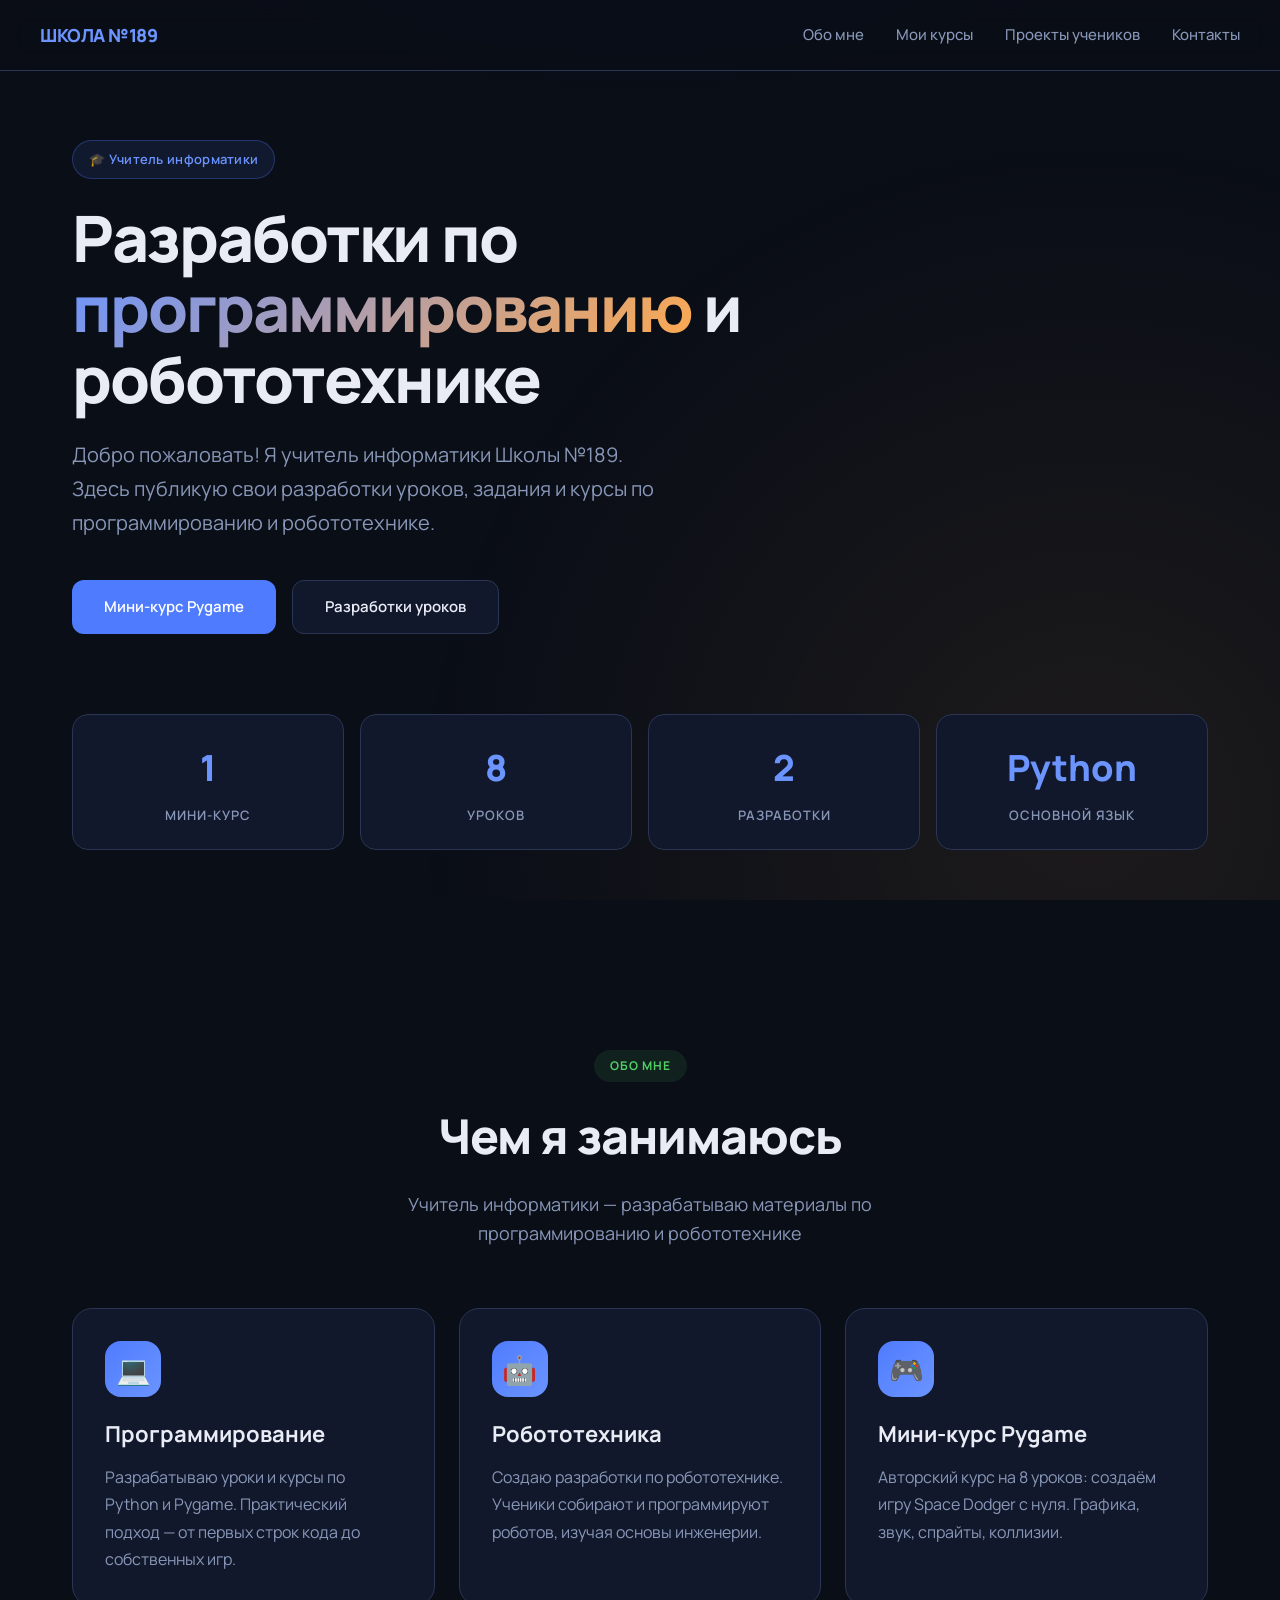
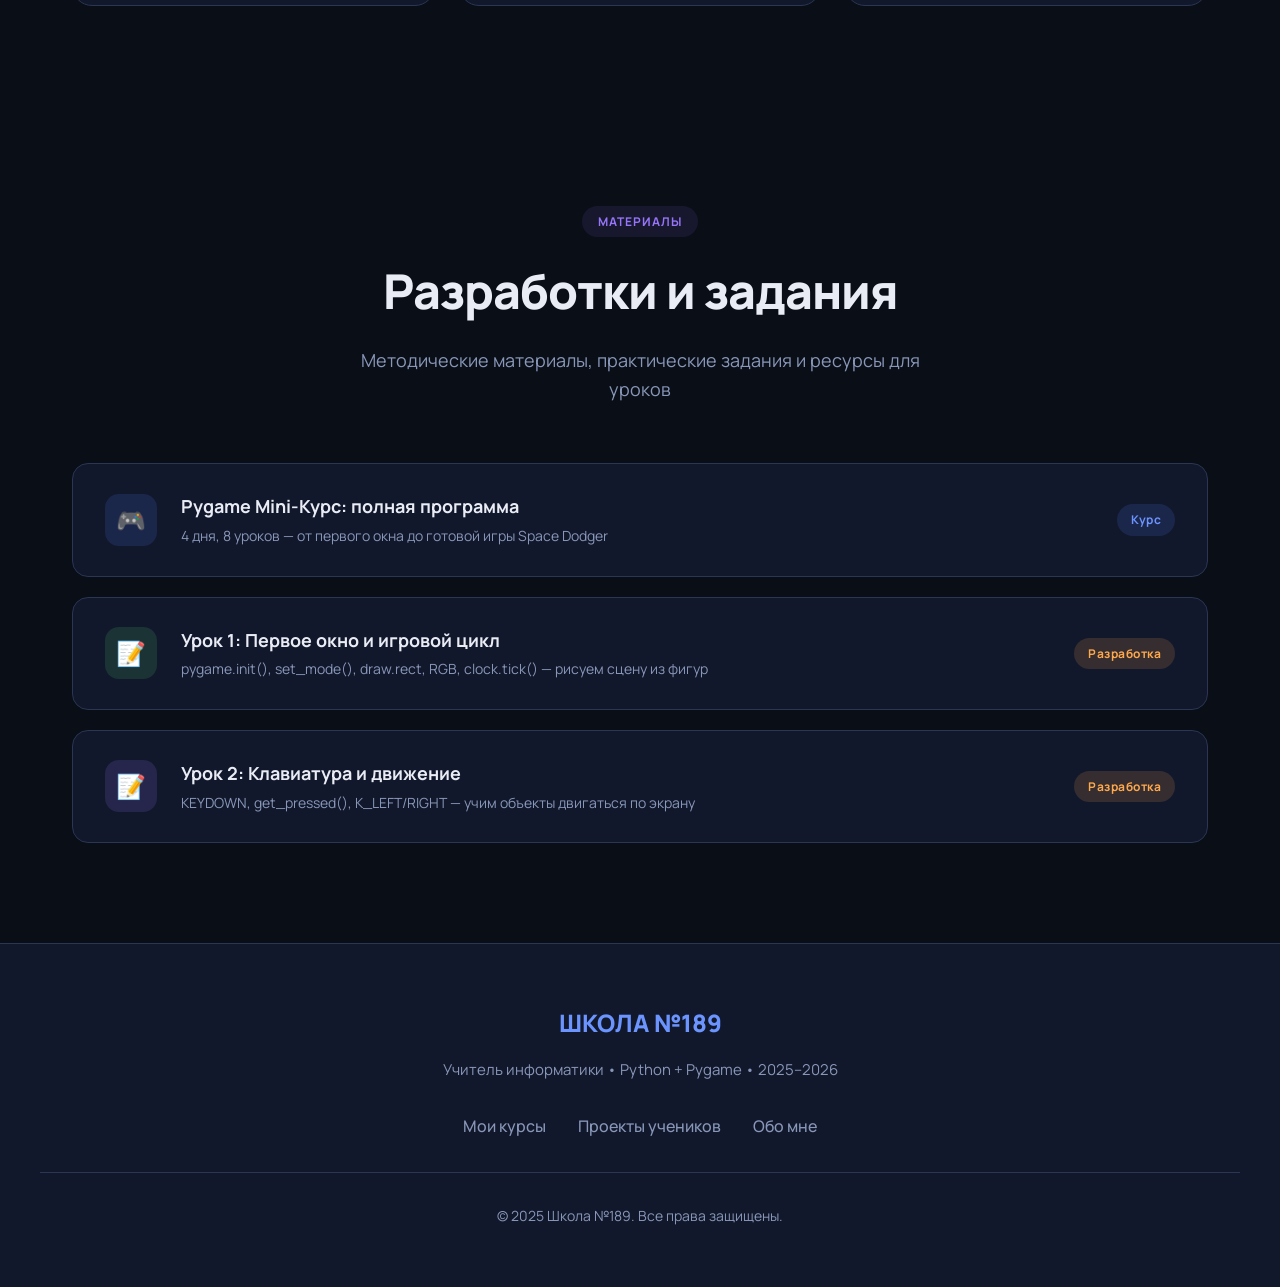
<file: index.html>
<!DOCTYPE html>
<html lang="ru">
<head>
<meta charset="UTF-8">
<meta name="viewport" content="width=device-width, initial-scale=1.0">
<meta name="description" content="Учитель информатики Школы №189 — разработки по программированию и робототехнике, мини-курс по Pygame.">
<title>Учитель информатики — Школа №189</title>
<link rel="icon" href="data:image/svg+xml,<svg xmlns='http://www.w3.org/2000/svg' viewBox='0 0 100 100'><text y='.9em' font-size='90'>🐍</text></svg>">
<link rel="preconnect" href="https://fonts.googleapis.com">
<link rel="preconnect" href="https://fonts.gstatic.com" crossorigin>
<link rel="stylesheet" href="https://fonts.googleapis.com/css2?family=Manrope:wght@400;500;600;700;800&family=JetBrains+Mono:wght@400;600&display=swap">
<link rel="stylesheet" href="style.css">
<style>
/* Hero Section */
.hero {
  position: relative;
  max-width: 1200px;
  margin: 0 auto;
  padding: 140px 32px 100px;
  z-index: 1;
}

.hero-content {
  max-width: 700px;
}

.hero-badge {
  display: inline-flex;
  align-items: center;
  gap: 8px;
  background: rgba(79,124,255,0.1);
  border: 1px solid rgba(79,124,255,0.3);
  color: var(--accent-bright);
  padding: 8px 16px;
  border-radius: 100px;
  font-size: 13px;
  font-weight: 600;
  margin-bottom: 24px;
  letter-spacing: 0.3px;
}

h1 {
  font-size: clamp(36px, 6vw, 64px);
  font-weight: 800;
  line-height: 1.1;
  margin-bottom: 24px;
  letter-spacing: -2px;
}

.gradient-text {
  background: linear-gradient(135deg, var(--accent-bright), var(--gold));
  -webkit-background-clip: text;
  -webkit-text-fill-color: transparent;
  background-clip: text;
}

.hero-desc {
  font-size: 20px;
  color: var(--text-dim);
  margin-bottom: 40px;
  line-height: 1.7;
  max-width: 600px;
}

.cta-buttons {
  display: flex;
  gap: 16px;
  flex-wrap: wrap;
}

/* Stats Grid */
.stats {
  display: grid;
  grid-template-columns: repeat(auto-fit, minmax(140px, 1fr));
  gap: 16px;
  margin-top: 80px;
}

.stat-card {
  background: var(--surface);
  border: 1px solid var(--border);
  border-radius: 16px;
  padding: 24px;
  text-align: center;
  transition: transform 0.2s, border-color 0.2s;
}

.stat-card:hover {
  transform: translateY(-4px);
  border-color: var(--accent);
}

.stat-number {
  font-size: 36px;
  font-weight: 800;
  color: var(--accent-bright);
  margin-bottom: 8px;
}

.stat-label {
  font-size: 13px;
  color: var(--text-dim);
  font-weight: 600;
  text-transform: uppercase;
  letter-spacing: 1px;
}

/* About Section */
.section {
  max-width: 1200px;
  margin: 0 auto;
  padding: 100px 32px;
  position: relative;
  z-index: 1;
}

.section-header {
  text-align: center;
  margin-bottom: 60px;
}

.section-tag {
  display: inline-block;
  background: rgba(81,207,102,0.1);
  color: var(--green);
  padding: 6px 16px;
  border-radius: 100px;
  font-size: 12px;
  font-weight: 700;
  letter-spacing: 1px;
  text-transform: uppercase;
  margin-bottom: 16px;
}

.section-tag--purple {
  background: rgba(151,117,250,0.1);
  color: var(--purple);
}

.section-title {
  font-size: clamp(32px, 5vw, 48px);
  font-weight: 800;
  margin-bottom: 16px;
  letter-spacing: -1px;
}

.section-desc {
  font-size: 18px;
  color: var(--text-dim);
  max-width: 600px;
  margin: 0 auto;
}

/* Cards Grid */
.cards-grid {
  display: grid;
  grid-template-columns: repeat(auto-fit, minmax(300px, 1fr));
  gap: 24px;
}

.card {
  background: var(--surface);
  border: 1px solid var(--border);
  border-radius: 20px;
  padding: 32px;
  transition: all 0.3s;
}

.card:hover {
  transform: translateY(-6px);
  border-color: var(--accent);
  box-shadow: 0 12px 40px rgba(0,0,0,0.3);
}

.card-icon {
  width: 56px;
  height: 56px;
  background: linear-gradient(135deg, var(--accent), var(--accent-bright));
  border-radius: 16px;
  display: flex;
  align-items: center;
  justify-content: center;
  font-size: 28px;
  margin-bottom: 20px;
}

.card-title {
  font-size: 22px;
  font-weight: 700;
  margin-bottom: 12px;
  color: var(--text);
}

.card-text {
  color: var(--text-dim);
  line-height: 1.7;
}

/* Materials List */
.materials-list {
  display: grid;
  gap: 20px;
}

.material-item {
  background: var(--surface);
  border: 1px solid var(--border);
  border-radius: 16px;
  padding: 28px 32px;
  display: flex;
  align-items: center;
  gap: 24px;
  transition: all 0.3s;
  text-decoration: none;
  color: inherit;
}

.material-item:hover {
  border-color: var(--accent);
  transform: translateX(8px);
  box-shadow: 0 8px 32px rgba(0,0,0,0.2);
}

.material-icon {
  width: 52px;
  height: 52px;
  border-radius: 14px;
  display: flex;
  align-items: center;
  justify-content: center;
  font-size: 24px;
  flex-shrink: 0;
}

.material-icon--blue { background: rgba(79,124,255,0.15); }
.material-icon--green { background: rgba(81,207,102,0.15); }
.material-icon--gold { background: rgba(255,169,77,0.15); }
.material-icon--purple { background: rgba(151,117,250,0.15); }

.material-content { flex: 1; }

.material-title {
  font-size: 18px;
  font-weight: 700;
  margin-bottom: 4px;
}

.material-desc {
  font-size: 14px;
  color: var(--text-dim);
}

.material-badge {
  font-size: 12px;
  font-weight: 700;
  padding: 6px 14px;
  border-radius: 100px;
  letter-spacing: 0.5px;
  flex-shrink: 0;
}

.badge--course { background: rgba(79,124,255,0.15); color: var(--accent-bright); }
.badge--task { background: rgba(81,207,102,0.15); color: var(--green); }
.badge--material { background: rgba(255,169,77,0.15); color: var(--gold); }

/* Animations */
@keyframes fadeInUp {
  from { opacity: 0; transform: translateY(30px); }
  to   { opacity: 1; transform: translateY(0); }
}

.hero-content > * { animation: fadeInUp 0.8s ease backwards; }
.hero-badge    { animation-delay: 0.1s; }
h1             { animation-delay: 0.2s; }
.hero-desc     { animation-delay: 0.3s; }
.cta-buttons   { animation-delay: 0.4s; }
.stats         { animation-delay: 0.5s; }

/* Responsive */
@media (max-width: 768px) {
  .hero { padding: 120px 20px 80px; }
  .section { padding: 80px 20px; }

  .material-item {
    flex-direction: column;
    text-align: center;
    gap: 16px;
  }

  .material-badge { align-self: center; }
}
</style>
</head>
<body>

<!-- Navigation -->
<nav>
  <div class="nav-content">
    <a href="index.html" class="logo">ШКОЛА №189</a>
    <button class="nav-burger" aria-label="Меню">
      <span></span><span></span><span></span>
    </button>
    <ul class="nav-links">
      <li><a href="#about">Обо мне</a></li>
      <li><a href="courses.html">Мои курсы</a></li>
      <li><a href="projects.html">Проекты учеников</a></li>
      <li><a href="#contact">Контакты</a></li>
    </ul>
  </div>
</nav>

<!-- Hero Section -->
<section class="hero">
  <div class="hero-content">
    <div class="hero-badge">
      🎓 Учитель информатики
    </div>
    <h1>
      Разработки по <span class="gradient-text">программированию</span> и робототехнике
    </h1>
    <p class="hero-desc">
      Добро пожаловать! Я учитель информатики Школы №189. Здесь публикую свои разработки уроков, задания и курсы по программированию и робототехнике.
    </p>
    <div class="cta-buttons">
      <a href="courses.html" class="btn btn-primary">Мини-курс Pygame</a>
      <a href="#materials" class="btn btn-secondary">Разработки уроков</a>
    </div>
  </div>

  <div class="stats">
    <div class="stat-card">
      <div class="stat-number">1</div>
      <div class="stat-label">Мини-курс</div>
    </div>
    <div class="stat-card">
      <div class="stat-number">8</div>
      <div class="stat-label">Уроков</div>
    </div>
    <div class="stat-card">
      <div class="stat-number">2</div>
      <div class="stat-label">Разработки</div>
    </div>
    <div class="stat-card">
      <div class="stat-number">Python</div>
      <div class="stat-label">Основной язык</div>
    </div>
  </div>
</section>

<!-- About Section -->
<section class="section" id="about">
  <div class="section-header">
    <div class="section-tag">Обо мне</div>
    <h2 class="section-title">Чем я занимаюсь</h2>
    <p class="section-desc">
      Учитель информатики — разрабатываю материалы по программированию и робототехнике
    </p>
  </div>

  <div class="cards-grid">
    <div class="card">
      <div class="card-icon">💻</div>
      <h3 class="card-title">Программирование</h3>
      <p class="card-text">
        Разрабатываю уроки и курсы по Python и Pygame. Практический подход — от первых строк кода до собственных игр.
      </p>
    </div>

    <div class="card">
      <div class="card-icon">🤖</div>
      <h3 class="card-title">Робототехника</h3>
      <p class="card-text">
        Создаю разработки по робототехнике. Ученики собирают и программируют роботов, изучая основы инженерии.
      </p>
    </div>

    <div class="card">
      <div class="card-icon">🎮</div>
      <h3 class="card-title">Мини-курс Pygame</h3>
      <p class="card-text">
        Авторский курс на 8 уроков: создаём игру Space Dodger с нуля. Графика, звук, спрайты, коллизии.
      </p>
    </div>
  </div>
</section>

<!-- Materials & Tasks Section -->
<section class="section" id="materials">
  <div class="section-header">
    <div class="section-tag section-tag--purple">Материалы</div>
    <h2 class="section-title">Разработки и задания</h2>
    <p class="section-desc">
      Методические материалы, практические задания и ресурсы для уроков
    </p>
  </div>

  <div class="materials-list">
    <a href="pygame-course.html" class="material-item">
      <div class="material-icon material-icon--blue">🎮</div>
      <div class="material-content">
        <div class="material-title">Pygame Mini-Курс: полная программа</div>
        <div class="material-desc">4 дня, 8 уроков — от первого окна до готовой игры Space Dodger</div>
      </div>
      <span class="material-badge badge--course">Курс</span>
    </a>

    <a href="pygame-course.html" class="material-item">
      <div class="material-icon material-icon--green">📝</div>
      <div class="material-content">
        <div class="material-title">Урок 1: Первое окно и игровой цикл</div>
        <div class="material-desc">pygame.init(), set_mode(), draw.rect, RGB, clock.tick() — рисуем сцену из фигур</div>
      </div>
      <span class="material-badge badge--material">Разработка</span>
    </a>

    <a href="pygame-course.html" class="material-item">
      <div class="material-icon material-icon--purple">📝</div>
      <div class="material-content">
        <div class="material-title">Урок 2: Клавиатура и движение</div>
        <div class="material-desc">KEYDOWN, get_pressed(), K_LEFT/RIGHT — учим объекты двигаться по экрану</div>
      </div>
      <span class="material-badge badge--material">Разработка</span>
    </a>
  </div>
</section>

<!-- Footer -->
<footer id="contact">
  <div class="footer-content">
    <div class="footer-logo">ШКОЛА №189</div>
    <p class="footer-text">
      Учитель информатики • Python + Pygame • 2025–2026
    </p>
    <ul class="footer-links">
      <li><a href="courses.html">Мои курсы</a></li>
      <li><a href="projects.html">Проекты учеников</a></li>
      <li><a href="#about">Обо мне</a></li>
    </ul>
    <div class="copyright">
      © 2025 Школа №189. Все права защищены.
    </div>
  </div>
</footer>

<script src="main.js"></script>
</body>
</html>
</file>
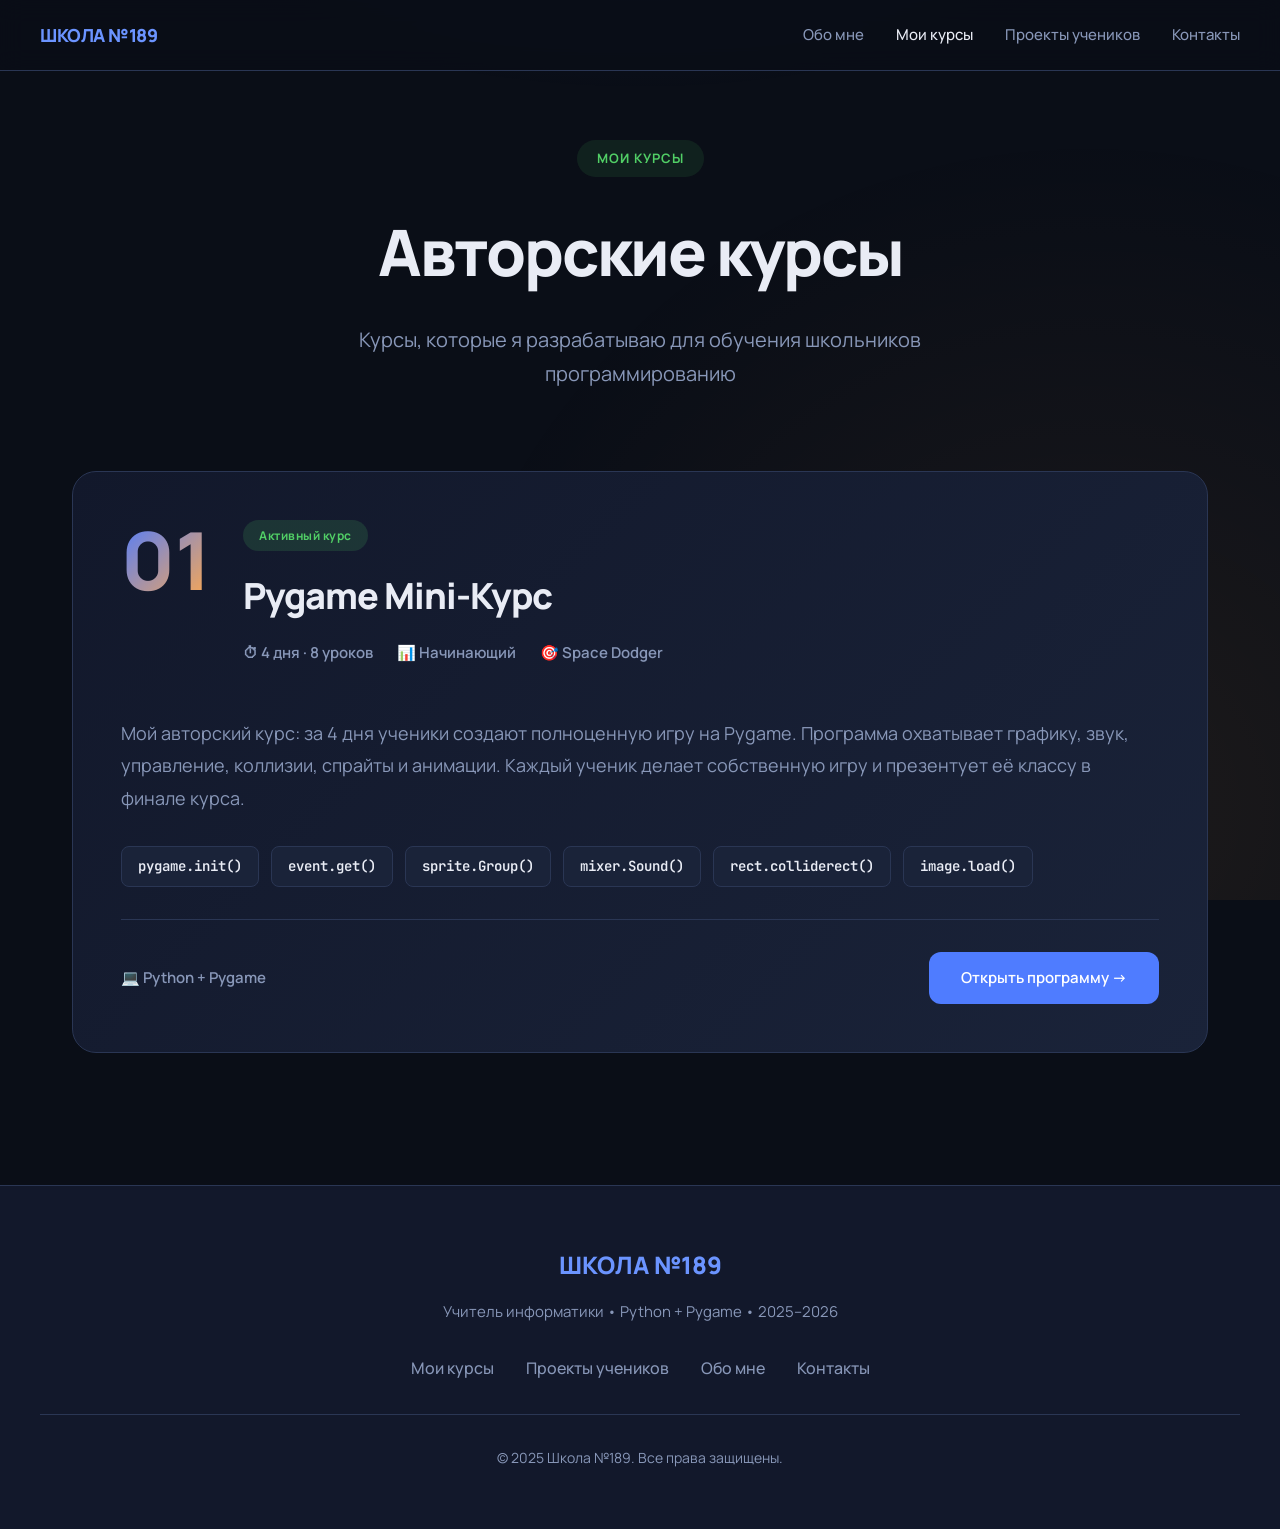
<file: courses.html>
<!DOCTYPE html>
<html lang="ru">
<head>
<meta charset="UTF-8">
<meta name="viewport" content="width=device-width, initial-scale=1.0">
<meta name="description" content="Мини-курс по Pygame — авторский курс учителя информатики Школы №189 по разработке игр на Python.">
<title>Мои курсы — Школа №189</title>
<link rel="icon" href="data:image/svg+xml,<svg xmlns='http://www.w3.org/2000/svg' viewBox='0 0 100 100'><text y='.9em' font-size='90'>🐍</text></svg>">
<link rel="preconnect" href="https://fonts.googleapis.com">
<link rel="preconnect" href="https://fonts.gstatic.com" crossorigin>
<link rel="stylesheet" href="https://fonts.googleapis.com/css2?family=Manrope:wght@400;500;600;700;800&family=JetBrains+Mono:wght@400;600&display=swap">
<link rel="stylesheet" href="style.css">
<style>
/* Courses List */
.courses-section {
  max-width: 1200px;
  margin: 0 auto;
  padding: 0 32px 100px;
  position: relative;
  z-index: 1;
}

.course-item {
  background: linear-gradient(135deg, var(--surface), var(--card));
  border: 1px solid var(--border);
  border-radius: 24px;
  padding: 48px;
  margin-bottom: 32px;
  transition: all 0.3s;
  text-decoration: none;
  color: inherit;
  display: block;
}

.course-item:hover {
  transform: translateY(-8px);
  border-color: var(--accent);
  box-shadow: 0 16px 48px rgba(0,0,0,0.4);
}

/* Disabled / coming-soon course */
.course-item--disabled {
  opacity: 0.6;
  pointer-events: none;
}

.course-header {
  display: flex;
  gap: 32px;
  align-items: flex-start;
  margin-bottom: 32px;
}

.course-number {
  font-size: 80px;
  font-weight: 900;
  background: linear-gradient(135deg, var(--accent), var(--gold));
  -webkit-background-clip: text;
  -webkit-text-fill-color: transparent;
  background-clip: text;
  line-height: 1;
  flex-shrink: 0;
}

.course-info { flex: 1; }

.course-status {
  display: inline-block;
  padding: 6px 16px;
  border-radius: 100px;
  font-size: 12px;
  font-weight: 700;
  letter-spacing: 0.5px;
  margin-bottom: 16px;
}

.status-active {
  background: rgba(81,207,102,0.15);
  color: var(--green);
}

.status-upcoming {
  background: rgba(255,169,77,0.15);
  color: var(--gold);
}

.course-title {
  font-size: 36px;
  font-weight: 800;
  margin-bottom: 16px;
  letter-spacing: -1px;
}

.course-meta {
  display: flex;
  gap: 24px;
  flex-wrap: wrap;
  margin-bottom: 20px;
}

.meta-item {
  display: flex;
  align-items: center;
  gap: 8px;
  font-size: 15px;
  color: var(--text-dim);
  font-weight: 600;
}

.course-description {
  color: var(--text-dim);
  font-size: 18px;
  line-height: 1.8;
  margin-bottom: 32px;
}

.course-topics {
  display: flex;
  flex-wrap: wrap;
  gap: 12px;
  margin-bottom: 32px;
}

.topic-tag {
  background: var(--card);
  border: 1px solid var(--border);
  padding: 8px 16px;
  border-radius: 8px;
  font-size: 14px;
  font-weight: 600;
  color: var(--text);
  font-family: 'JetBrains Mono', monospace;
}

.course-footer {
  display: flex;
  justify-content: space-between;
  align-items: center;
  padding-top: 32px;
  border-top: 1px solid var(--border);
}

/* Responsive */
@media (max-width: 768px) {
  .courses-section { padding: 0 20px 80px; }

  .course-item { padding: 32px 24px; }

  .course-header {
    flex-direction: column;
    gap: 20px;
  }

  .course-number { font-size: 56px; }
  .course-title  { font-size: 28px; }

  .course-footer {
    flex-direction: column;
    gap: 16px;
    align-items: stretch;
  }

  .btn { justify-content: center; }
}
</style>
</head>
<body>

<!-- Navigation -->
<nav>
  <div class="nav-content">
    <a href="index.html" class="logo">ШКОЛА №189</a>
    <button class="nav-burger" aria-label="Меню">
      <span></span><span></span><span></span>
    </button>
    <ul class="nav-links">
      <li><a href="index.html#about">Обо мне</a></li>
      <li><a href="courses.html">Мои курсы</a></li>
      <li><a href="projects.html">Проекты учеников</a></li>
      <li><a href="index.html#contact">Контакты</a></li>
    </ul>
  </div>
</nav>

<!-- Page Header -->
<section class="page-header">
  <div class="page-badge page-badge--green">Мои курсы</div>
  <h1 class="page-title">Авторские курсы</h1>
  <p class="page-desc">
    Курсы, которые я разрабатываю для обучения школьников программированию
  </p>
</section>

<!-- Courses List -->
<section class="courses-section">

  <!-- Course 1: Pygame -->
  <a href="pygame-course.html" class="course-item">
    <div class="course-header">
      <div class="course-number">01</div>
      <div class="course-info">
        <div class="course-status status-active">Активный курс</div>
        <h2 class="course-title">Pygame Mini-Курс</h2>
        <div class="course-meta">
          <span class="meta-item">⏱ 4 дня · 8 уроков</span>
          <span class="meta-item">📊 Начинающий</span>
          <span class="meta-item">🎯 Space Dodger</span>
        </div>
      </div>
    </div>

    <p class="course-description">
      Мой авторский курс: за 4 дня ученики создают полноценную игру на Pygame. Программа охватывает
      графику, звук, управление, коллизии, спрайты и анимации. Каждый ученик делает
      собственную игру и презентует её классу в финале курса.
    </p>

    <div class="course-topics">
      <span class="topic-tag">pygame.init()</span>
      <span class="topic-tag">event.get()</span>
      <span class="topic-tag">sprite.Group()</span>
      <span class="topic-tag">mixer.Sound()</span>
      <span class="topic-tag">rect.colliderect()</span>
      <span class="topic-tag">image.load()</span>
    </div>

    <div class="course-footer">
      <div class="meta-item">💻 Python + Pygame</div>
      <div class="btn btn-primary">Открыть программу →</div>
    </div>
  </a>


</section>

<!-- Footer -->
<footer>
  <div class="footer-content">
    <div class="footer-logo">ШКОЛА №189</div>
    <p class="footer-text">
      Учитель информатики • Python + Pygame • 2025–2026
    </p>
    <ul class="footer-links">
      <li><a href="courses.html">Мои курсы</a></li>
      <li><a href="projects.html">Проекты учеников</a></li>
      <li><a href="index.html#about">Обо мне</a></li>
      <li><a href="index.html#contact">Контакты</a></li>
    </ul>
    <div class="copyright">
      © 2025 Школа №189. Все права защищены.
    </div>
  </div>
</footer>

<script src="main.js"></script>
</body>
</html>
</file>
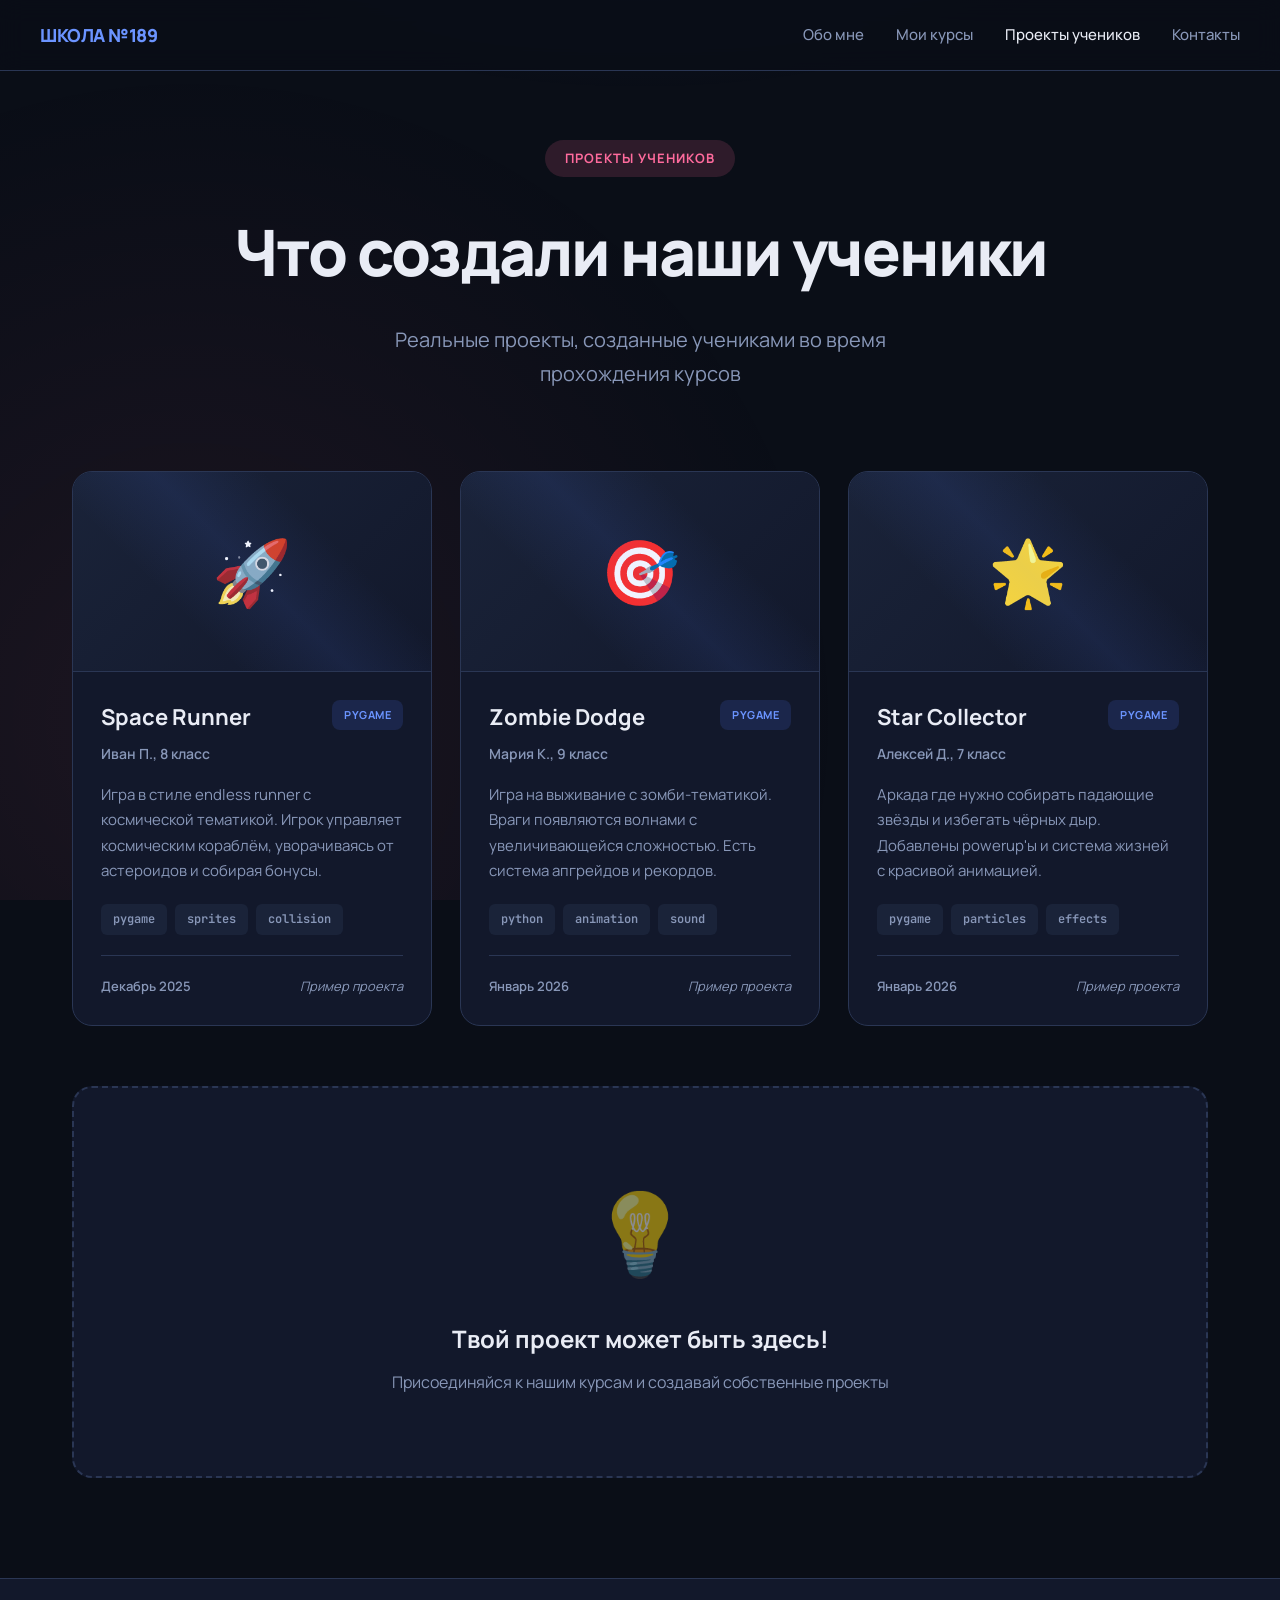
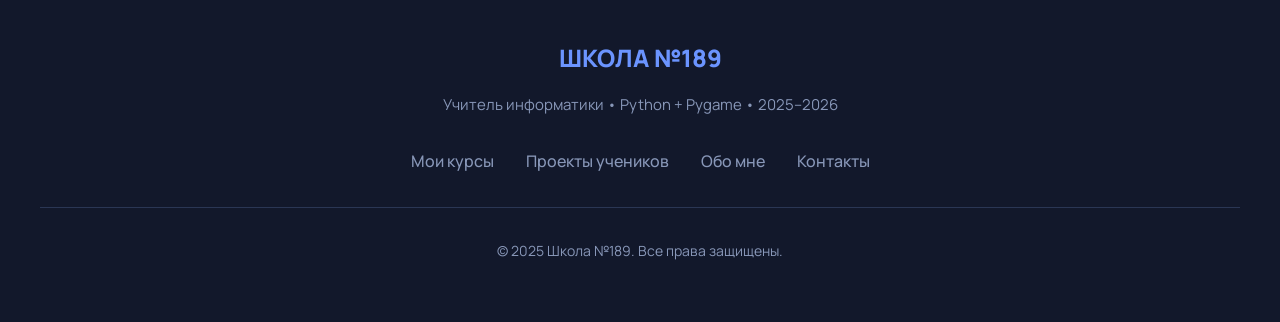
<file: projects.html>
<!DOCTYPE html>
<html lang="ru">
<head>
<meta charset="UTF-8">
<meta name="viewport" content="width=device-width, initial-scale=1.0">
<meta name="description" content="Проекты учеников — игры на Pygame, созданные школьниками во время прохождения моих курсов.">
<title>Проекты учеников — Школа №189</title>
<link rel="icon" href="data:image/svg+xml,<svg xmlns='http://www.w3.org/2000/svg' viewBox='0 0 100 100'><text y='.9em' font-size='90'>🐍</text></svg>">
<link rel="preconnect" href="https://fonts.googleapis.com">
<link rel="preconnect" href="https://fonts.gstatic.com" crossorigin>
<link rel="stylesheet" href="https://fonts.googleapis.com/css2?family=Manrope:wght@400;500;600;700;800&family=JetBrains+Mono:wght@400;600&display=swap">
<link rel="stylesheet" href="style.css">
<style>
/* Override background accent for this page */
body::before {
  background:
    radial-gradient(ellipse 70% 50% at 50% -20%, rgba(79,124,255,0.15) 0%, transparent 60%),
    radial-gradient(circle at 15% 80%, rgba(255,107,157,0.08) 0%, transparent 50%);
}

/* Projects Grid */
.projects-section {
  max-width: 1200px;
  margin: 0 auto;
  padding: 0 32px 100px;
  position: relative;
  z-index: 1;
}

.projects-grid {
  display: grid;
  grid-template-columns: repeat(auto-fill, minmax(340px, 1fr));
  gap: 28px;
}

.project-card {
  background: var(--surface);
  border: 1px solid var(--border);
  border-radius: 20px;
  overflow: hidden;
  transition: all 0.3s;
}

.project-card:hover {
  transform: translateY(-8px);
  border-color: var(--accent);
  box-shadow: 0 16px 48px rgba(0,0,0,0.4);
}

.project-thumbnail {
  width: 100%;
  height: 200px;
  background: linear-gradient(135deg, var(--card), var(--surface));
  display: flex;
  align-items: center;
  justify-content: center;
  font-size: 64px;
  border-bottom: 1px solid var(--border);
  position: relative;
  overflow: hidden;
}

.project-thumbnail::before {
  content: '';
  position: absolute;
  inset: 0;
  background: linear-gradient(45deg, transparent 30%, rgba(79,124,255,0.1) 50%, transparent 70%);
  animation: shimmer 3s infinite;
}

@keyframes shimmer {
  0%   { transform: translateX(-100%); }
  100% { transform: translateX(100%); }
}

.project-content { padding: 28px; }

.project-header {
  display: flex;
  justify-content: space-between;
  align-items: flex-start;
  margin-bottom: 16px;
}

.project-title {
  font-size: 22px;
  font-weight: 700;
  color: var(--text);
  margin-bottom: 8px;
}

.project-author {
  font-size: 14px;
  color: var(--text-dim);
  font-weight: 600;
}

.project-badge {
  padding: 6px 12px;
  border-radius: 8px;
  font-size: 11px;
  font-weight: 700;
  text-transform: uppercase;
  letter-spacing: 0.5px;
  flex-shrink: 0;
}

.badge-pygame {
  background: rgba(79,124,255,0.15);
  color: var(--accent-bright);
}

.badge-web {
  background: rgba(81,207,102,0.15);
  color: var(--green);
}

.badge-bot {
  background: rgba(151,117,250,0.15);
  color: var(--purple);
}

.project-desc {
  color: var(--text-dim);
  font-size: 15px;
  line-height: 1.7;
  margin-bottom: 20px;
}

.project-tags {
  display: flex;
  flex-wrap: wrap;
  gap: 8px;
  margin-bottom: 20px;
}

.tag {
  background: var(--card);
  padding: 6px 12px;
  border-radius: 6px;
  font-size: 12px;
  color: var(--text-dim);
  font-family: 'JetBrains Mono', monospace;
  font-weight: 600;
}

.project-footer {
  display: flex;
  justify-content: space-between;
  align-items: center;
  padding-top: 20px;
  border-top: 1px solid var(--border);
}

.project-date {
  font-size: 13px;
  color: var(--text-dim);
  font-weight: 600;
}

/* Empty State */
.empty-state {
  text-align: center;
  padding: 80px 20px;
  background: var(--surface);
  border: 2px dashed var(--border);
  border-radius: 20px;
  margin-top: 60px;
}

.empty-icon {
  font-size: 80px;
  margin-bottom: 24px;
  opacity: 0.5;
}

.empty-title {
  font-size: 24px;
  font-weight: 700;
  margin-bottom: 12px;
  color: var(--text);
}

.empty-text {
  color: var(--text-dim);
  font-size: 16px;
}

/* Responsive */
@media (max-width: 768px) {
  .projects-section { padding: 0 20px 80px; }
  .projects-grid { grid-template-columns: 1fr; }
}
</style>
</head>
<body>

<!-- Navigation -->
<nav>
  <div class="nav-content">
    <a href="index.html" class="logo">ШКОЛА №189</a>
    <button class="nav-burger" aria-label="Меню">
      <span></span><span></span><span></span>
    </button>
    <ul class="nav-links">
      <li><a href="index.html#about">Обо мне</a></li>
      <li><a href="courses.html">Мои курсы</a></li>
      <li><a href="projects.html">Проекты учеников</a></li>
      <li><a href="index.html#contact">Контакты</a></li>
    </ul>
  </div>
</nav>

<!-- Page Header -->
<section class="page-header">
  <div class="page-badge page-badge--pink">Проекты учеников</div>
  <h1 class="page-title">Что создали наши ученики</h1>
  <p class="page-desc">
    Реальные проекты, созданные учениками во время прохождения курсов
  </p>
</section>

<!-- Projects Grid -->
<section class="projects-section">

  <!-- Placeholder cards shown until real projects are added -->
  <div class="projects-grid">

    <div class="project-card">
      <div class="project-thumbnail">🚀</div>
      <div class="project-content">
        <div class="project-header">
          <div>
            <h3 class="project-title">Space Runner</h3>
            <p class="project-author">Иван П., 8 класс</p>
          </div>
          <div class="project-badge badge-pygame">Pygame</div>
        </div>
        <p class="project-desc">
          Игра в стиле endless runner с космической тематикой. Игрок управляет
          космическим кораблём, уворачиваясь от астероидов и собирая бонусы.
        </p>
        <div class="project-tags">
          <span class="tag">pygame</span>
          <span class="tag">sprites</span>
          <span class="tag">collision</span>
        </div>
        <div class="project-footer">
          <span class="project-date">Декабрь 2025</span>
          <span style="font-size:13px;color:var(--text-dim);font-style:italic;">Пример проекта</span>
        </div>
      </div>
    </div>

    <div class="project-card">
      <div class="project-thumbnail">🎯</div>
      <div class="project-content">
        <div class="project-header">
          <div>
            <h3 class="project-title">Zombie Dodge</h3>
            <p class="project-author">Мария К., 9 класс</p>
          </div>
          <div class="project-badge badge-pygame">Pygame</div>
        </div>
        <p class="project-desc">
          Игра на выживание с зомби-тематикой. Враги появляются волнами с
          увеличивающейся сложностью. Есть система апгрейдов и рекордов.
        </p>
        <div class="project-tags">
          <span class="tag">python</span>
          <span class="tag">animation</span>
          <span class="tag">sound</span>
        </div>
        <div class="project-footer">
          <span class="project-date">Январь 2026</span>
          <span style="font-size:13px;color:var(--text-dim);font-style:italic;">Пример проекта</span>
        </div>
      </div>
    </div>

    <div class="project-card">
      <div class="project-thumbnail">🌟</div>
      <div class="project-content">
        <div class="project-header">
          <div>
            <h3 class="project-title">Star Collector</h3>
            <p class="project-author">Алексей Д., 7 класс</p>
          </div>
          <div class="project-badge badge-pygame">Pygame</div>
        </div>
        <p class="project-desc">
          Аркада где нужно собирать падающие звёзды и избегать чёрных дыр.
          Добавлены powerup'ы и система жизней с красивой анимацией.
        </p>
        <div class="project-tags">
          <span class="tag">pygame</span>
          <span class="tag">particles</span>
          <span class="tag">effects</span>
        </div>
        <div class="project-footer">
          <span class="project-date">Январь 2026</span>
          <span style="font-size:13px;color:var(--text-dim);font-style:italic;">Пример проекта</span>
        </div>
      </div>
    </div>

  </div>

  <div class="empty-state">
    <div class="empty-icon">💡</div>
    <h3 class="empty-title">Твой проект может быть здесь!</h3>
    <p class="empty-text">
      Присоединяйся к нашим курсам и создавай собственные проекты
    </p>
  </div>
</section>

<!-- Footer -->
<footer>
  <div class="footer-content">
    <div class="footer-logo">ШКОЛА №189</div>
    <p class="footer-text">
      Учитель информатики • Python + Pygame • 2025–2026
    </p>
    <ul class="footer-links">
      <li><a href="courses.html">Мои курсы</a></li>
      <li><a href="projects.html">Проекты учеников</a></li>
      <li><a href="index.html#about">Обо мне</a></li>
      <li><a href="index.html#contact">Контакты</a></li>
    </ul>
    <div class="copyright">
      © 2025 Школа №189. Все права защищены.
    </div>
  </div>
</footer>

<script src="main.js"></script>
</body>
</html>
</file>
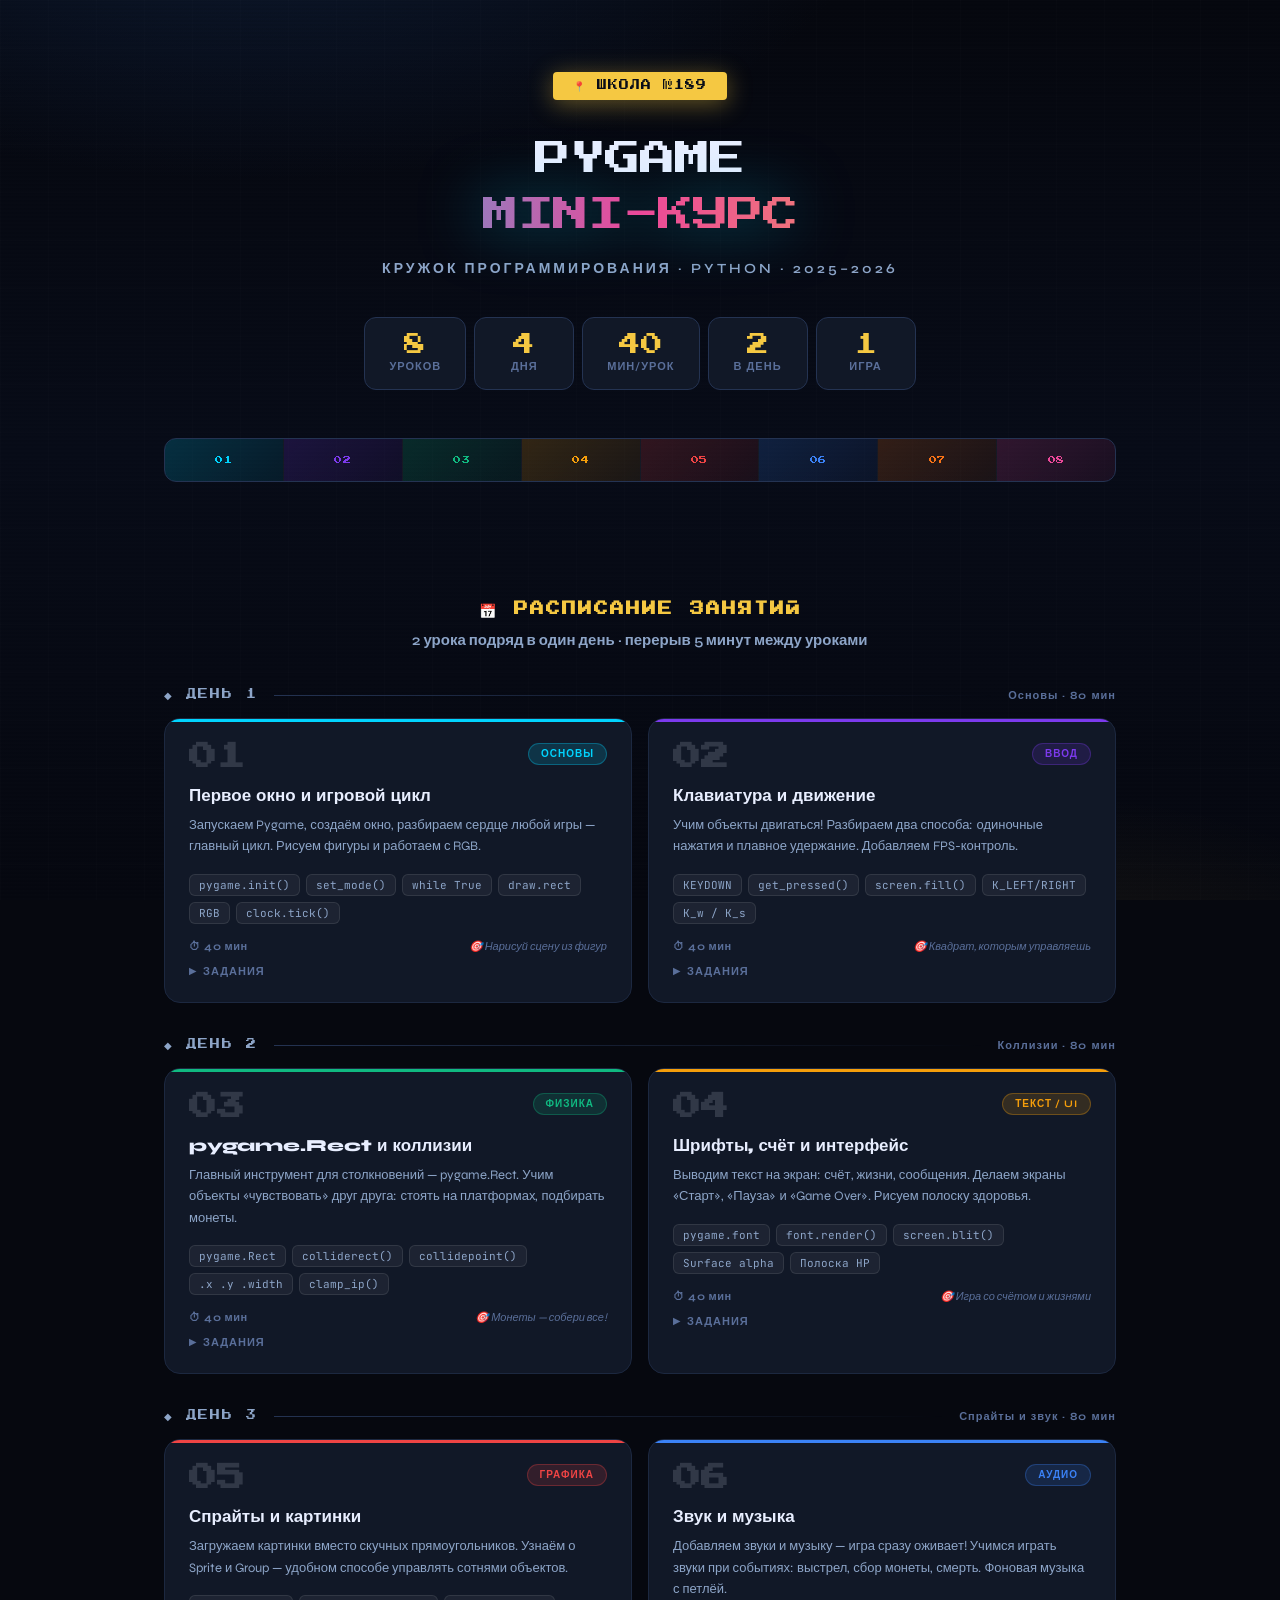
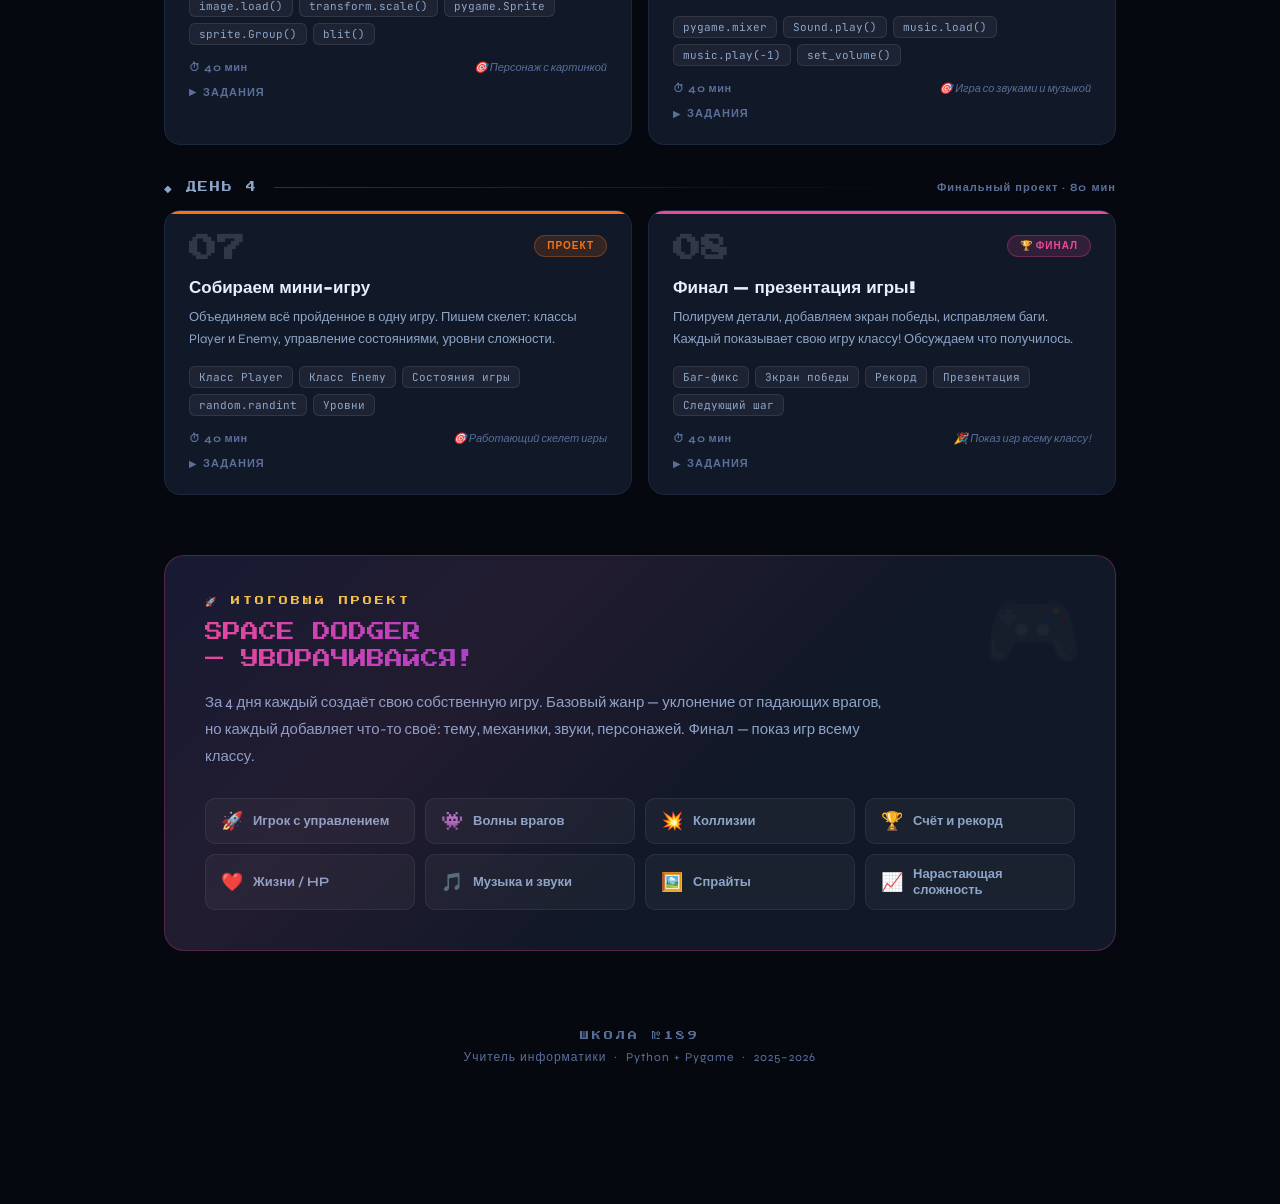
<file: pygame-course.html>
<!DOCTYPE html>
<html lang="ru">
<head>
<meta charset="UTF-8">
<meta name="viewport" content="width=device-width, initial-scale=1.0">
<meta name="description" content="Pygame Mini-Курс кружка программирования Школы №189 — 4 дня, 8 уроков, итоговая игра Space Dodger. Подробная программа занятий.">
<title>Pygame Mini-Курс — Школа №189</title>
<link rel="icon" href="data:image/svg+xml,<svg xmlns='http://www.w3.org/2000/svg' viewBox='0 0 100 100'><text y='.9em' font-size='90'>🐍</text></svg>">
<link rel="preconnect" href="https://fonts.googleapis.com">
<link rel="preconnect" href="https://fonts.gstatic.com" crossorigin>
<link rel="stylesheet" href="https://fonts.googleapis.com/css2?family=Press+Start+2P&family=Syne:wght@400;600;700;800&family=JetBrains+Mono:wght@400;600&display=swap">
<style>

:root {
  --bg: #06080f;
  --surface: #0d1120;
  --card: #111827;
  --border: #1c2840;
  --border-bright: #243352;
  --gold: #f5c842;
  --gold-dim: #c49a1a;
  --navy: #1a3a6e;
  --navy-light: #1e4d8c;
  --text: #e8eeff;
  --muted: #5a6f9a;
  --muted-bright: #8da5c8;
  /* lesson colors */
  --c1: #00d4ff;
  --c2: #7c3aed;
  --c3: #10b981;
  --c4: #f59e0b;
  --c5: #ef4444;
  --c6: #3b82f6;
  --c7: #f97316;
  --c8: #ec4899;
}

* { margin: 0; padding: 0; box-sizing: border-box; }

html { scroll-behavior: smooth; }

body {
  background: var(--bg);
  color: var(--text);
  font-family: 'Syne', sans-serif;
  min-height: 100vh;
  overflow-x: hidden;
  cursor: default;
}

/* ── BACKGROUND ── */
body::before {
  content: '';
  position: fixed; inset: 0;
  background:
    radial-gradient(ellipse 80% 50% at 20% -10%, rgba(26,58,110,0.35) 0%, transparent 60%),
    radial-gradient(ellipse 60% 40% at 80% 110%, rgba(245,200,66,0.08) 0%, transparent 55%),
    linear-gradient(180deg, #06080f 0%, #080c18 50%, #060810 100%);
  pointer-events: none; z-index: 0;
}

/* Pixel grid */
body::after {
  content: '';
  position: fixed; inset: 0;
  background-image:
    linear-gradient(rgba(255,255,255,.012) 1px, transparent 1px),
    linear-gradient(90deg, rgba(255,255,255,.012) 1px, transparent 1px);
  background-size: 48px 48px;
  pointer-events: none; z-index: 0;
}

/* Floating pixel particles */
.particles {
  position: fixed; inset: 0;
  pointer-events: none; z-index: 0;
  overflow: hidden;
}
.particle {
  position: absolute;
  width: 4px; height: 4px;
  border-radius: 1px;
  animation: float-up linear infinite;
  opacity: 0;
}
@keyframes float-up {
  0%   { opacity: 0; transform: translateY(0) rotate(0deg); }
  10%  { opacity: 0.6; }
  90%  { opacity: 0.3; }
  100% { opacity: 0; transform: translateY(-100vh) rotate(360deg); }
}

/* ── LAYOUT ── */
.wrapper {
  max-width: 1000px;
  margin: 0 auto;
  padding: 0 24px 100px;
  position: relative; z-index: 1;
}

/* ── HEADER ── */
header {
  text-align: center;
  padding: 72px 0 60px;
  position: relative;
}

.school-badge {
  display: inline-flex;
  align-items: center;
  gap: 10px;
  background: var(--gold);
  color: #080c18;
  font-family: 'Press Start 2P', monospace;
  font-size: 10px;
  padding: 8px 20px;
  border-radius: 4px;
  margin-bottom: 32px;
  letter-spacing: 1px;
  box-shadow: 0 4px 24px rgba(245,200,66,0.4);
  animation: badge-pulse 3s ease-in-out infinite;
}
@keyframes badge-pulse {
  0%,100% { box-shadow: 0 4px 24px rgba(245,200,66,0.4); }
  50% { box-shadow: 0 4px 40px rgba(245,200,66,0.7); }
}

.main-title {
  font-family: 'Press Start 2P', monospace;
  font-size: clamp(18px, 4vw, 36px);
  line-height: 1.55;
  letter-spacing: -1px;
  margin-bottom: 8px;
  position: relative;
}
.main-title .line1 { color: var(--text); }
.main-title .line2 {
  background: linear-gradient(90deg, var(--c1), var(--c8), var(--gold));
  -webkit-background-clip: text;
  -webkit-text-fill-color: transparent;
  background-clip: text;
  filter: drop-shadow(0 0 30px rgba(0,212,255,0.5));
  animation: title-glow 4s ease-in-out infinite;
}
@keyframes title-glow {
  0%,100% { filter: drop-shadow(0 0 20px rgba(0,212,255,0.4)); }
  50% { filter: drop-shadow(0 0 50px rgba(245,200,66,0.6)); }
}

.main-subtitle {
  margin-top: 16px;
  color: var(--muted-bright);
  font-size: 14px;
  font-weight: 600;
  letter-spacing: 3px;
  text-transform: uppercase;
}

/* Stats row */
.stats-row {
  display: flex;
  justify-content: center;
  gap: 8px;
  margin-top: 40px;
  flex-wrap: wrap;
}
.stat-chip {
  display: flex;
  flex-direction: column;
  align-items: center;
  gap: 4px;
  background: var(--card);
  border: 1px solid var(--border-bright);
  border-radius: 12px;
  padding: 16px 24px;
  min-width: 100px;
  transition: transform 0.2s, border-color 0.2s;
}
.stat-chip:hover { transform: translateY(-3px); border-color: var(--gold); }
.stat-num {
  font-family: 'Press Start 2P', monospace;
  font-size: 22px;
  color: var(--gold);
  line-height: 1;
}
.stat-label {
  font-size: 11px;
  color: var(--muted);
  text-transform: uppercase;
  letter-spacing: 1px;
  font-weight: 600;
}

/* ── SCHEDULE BAR ── */
.schedule-intro {
  text-align: center;
  margin: 60px 0 40px;
}
.schedule-intro h2 {
  font-family: 'Press Start 2P', monospace;
  font-size: clamp(11px, 2vw, 14px);
  color: var(--gold);
  letter-spacing: 2px;
  margin-bottom: 12px;
}
.schedule-intro p {
  font-size: 15px;
  color: var(--muted-bright);
  font-weight: 600;
}

/* ── DAYS GRID ── */
.days-grid {
  display: flex;
  flex-direction: column;
  gap: 36px;
}

/* ── DAY BLOCK ── */
.day-block {
  position: relative;
  animation: rise 0.6s ease both;
}
.day-block:nth-child(1) { animation-delay: 0.05s; }
.day-block:nth-child(2) { animation-delay: 0.12s; }
.day-block:nth-child(3) { animation-delay: 0.19s; }
.day-block:nth-child(4) { animation-delay: 0.26s; }
@keyframes rise {
  from { opacity: 0; transform: translateY(28px); }
  to   { opacity: 1; transform: translateY(0); }
}

.day-header {
  display: flex;
  align-items: center;
  gap: 16px;
  margin-bottom: 16px;
}
.day-label {
  font-family: 'Press Start 2P', monospace;
  font-size: 10px;
  letter-spacing: 2px;
  color: var(--muted-bright);
  white-space: nowrap;
}
.day-divider {
  flex: 1;
  height: 1px;
  background: linear-gradient(90deg, var(--border-bright), transparent);
}
.day-tag {
  font-size: 11px;
  font-weight: 700;
  color: var(--muted);
  letter-spacing: 1px;
  white-space: nowrap;
}

.day-lessons {
  display: grid;
  grid-template-columns: 1fr 1fr;
  gap: 16px;
}
@media (max-width: 600px) {
  .day-lessons { grid-template-columns: 1fr; }
}

/* ── LESSON CARD ── */
.lesson-card {
  position: relative;
  background: var(--card);
  border: 1px solid var(--border);
  border-radius: 16px;
  padding: 24px;
  cursor: pointer;
  transition: transform 0.25s, box-shadow 0.25s, border-color 0.25s;
  overflow: hidden;
}
.lesson-card::before {
  content: '';
  position: absolute;
  inset: 0;
  border-radius: 16px;
  opacity: 0;
  transition: opacity 0.3s;
  pointer-events: none;
}
.lesson-card:hover {
  transform: translateY(-4px) scale(1.01);
}
.lesson-card:hover::before { opacity: 1; }

/* top accent bar */
.lesson-card .accent-bar {
  position: absolute;
  top: 0; left: 0; right: 0;
  height: 3px;
  border-radius: 16px 16px 0 0;
}

/* glow on hover per color */
.lc1:hover { box-shadow: 0 12px 40px rgba(0,212,255,0.2); border-color: rgba(0,212,255,0.5); }
.lc2:hover { box-shadow: 0 12px 40px rgba(124,58,237,0.25); border-color: rgba(124,58,237,0.5); }
.lc3:hover { box-shadow: 0 12px 40px rgba(16,185,129,0.2); border-color: rgba(16,185,129,0.5); }
.lc4:hover { box-shadow: 0 12px 40px rgba(245,158,11,0.2); border-color: rgba(245,158,11,0.5); }
.lc5:hover { box-shadow: 0 12px 40px rgba(239,68,68,0.2); border-color: rgba(239,68,68,0.5); }
.lc6:hover { box-shadow: 0 12px 40px rgba(59,130,246,0.2); border-color: rgba(59,130,246,0.5); }
.lc7:hover { box-shadow: 0 12px 40px rgba(249,115,22,0.2); border-color: rgba(249,115,22,0.5); }
.lc8:hover { box-shadow: 0 12px 40px rgba(236,72,153,0.3); border-color: rgba(236,72,153,0.6); }

.lesson-top {
  display: flex;
  align-items: flex-start;
  justify-content: space-between;
  margin-bottom: 14px;
}

.lesson-num {
  font-family: 'Press Start 2P', monospace;
  font-size: 28px;
  line-height: 1;
  font-weight: 900;
  opacity: 0.15;
  transition: opacity 0.25s;
  user-select: none;
}
.lesson-card:hover .lesson-num { opacity: 0.25; }

.lesson-badge {
  font-size: 10px;
  font-weight: 700;
  letter-spacing: 1px;
  padding: 4px 12px;
  border-radius: 20px;
  text-transform: uppercase;
}

.lesson-title {
  font-size: 17px;
  font-weight: 800;
  line-height: 1.3;
  margin-bottom: 8px;
}

.lesson-desc {
  font-size: 13px;
  color: var(--muted-bright);
  line-height: 1.65;
  margin-bottom: 16px;
}

.lesson-topics {
  display: flex;
  flex-wrap: wrap;
  gap: 6px;
  margin-bottom: 16px;
}

.topic {
  font-family: 'JetBrains Mono', monospace;
  font-size: 11px;
  padding: 3px 9px;
  border-radius: 6px;
  background: rgba(255,255,255,0.05);
  border: 1px solid rgba(255,255,255,0.09);
  color: var(--muted-bright);
  transition: all 0.15s;
}
.lesson-card:hover .topic {
  background: rgba(255,255,255,0.08);
}

.lesson-footer {
  display: flex;
  align-items: center;
  justify-content: space-between;
}

.lesson-time {
  font-size: 11px;
  color: var(--muted);
  font-weight: 700;
  letter-spacing: 0.5px;
}

.lesson-target {
  font-size: 11px;
  color: var(--muted);
  font-style: italic;
  text-align: right;
  max-width: 55%;
}

/* ── EXPAND TOGGLE ── */
.lesson-expand {
  display: none;
  margin-top: 16px;
  padding-top: 16px;
  border-top: 1px solid var(--border);
}
.lesson-card.open .lesson-expand { display: block; }

.expand-title {
  font-size: 11px;
  font-weight: 700;
  color: var(--muted);
  text-transform: uppercase;
  letter-spacing: 1.5px;
  margin-bottom: 8px;
}
.task-list {
  list-style: none;
  display: flex;
  flex-direction: column;
  gap: 6px;
}
.task-list li {
  font-size: 13px;
  color: var(--muted-bright);
  padding-left: 20px;
  position: relative;
  line-height: 1.5;
}
.task-list li::before {
  content: '▸';
  position: absolute;
  left: 0;
  color: var(--gold);
  font-size: 10px;
  top: 2px;
}

/* ── CONNECTOR between days ── */
.day-connector {
  display: flex;
  justify-content: center;
  align-items: center;
  margin: -10px 0;
  position: relative;
  z-index: 2;
}
.connector-dot {
  width: 8px; height: 8px;
  border-radius: 50%;
  background: var(--gold);
  box-shadow: 0 0 12px rgba(245,200,66,0.6);
  animation: dot-pulse 2s ease-in-out infinite;
}
@keyframes dot-pulse {
  0%,100% { transform: scale(1); box-shadow: 0 0 12px rgba(245,200,66,0.6); }
  50% { transform: scale(1.4); box-shadow: 0 0 24px rgba(245,200,66,0.9); }
}

/* ── PROGRESS TRACK (left side) ── */
.track-wrapper {
  position: relative;
}
.track-line {
  position: absolute;
  left: -40px;
  top: 0; bottom: 0;
  width: 2px;
  background: linear-gradient(to bottom, var(--c1), var(--c3), var(--c7), var(--c8));
  opacity: 0.25;
}

/* ── FINAL PROJECT ── */
.project-section {
  margin-top: 60px;
  position: relative;
  animation: rise 0.6s 0.4s ease both;
}
.project-inner {
  background: var(--card);
  border: 1px solid rgba(236,72,153,0.3);
  border-radius: 20px;
  padding: 40px;
  position: relative;
  overflow: hidden;
}
.project-inner::before {
  content: '';
  position: absolute; inset: 0;
  background: linear-gradient(135deg, rgba(124,58,237,0.06), rgba(236,72,153,0.08), transparent 60%);
  pointer-events: none;
}
.project-inner::after {
  content: '🎮';
  position: absolute;
  right: 32px; top: 28px;
  font-size: 80px;
  opacity: 0.07;
  animation: float-emoji 4s ease-in-out infinite;
}
@keyframes float-emoji {
  0%,100% { transform: translateY(0) rotate(-5deg); }
  50% { transform: translateY(-10px) rotate(5deg); }
}

.project-eyebrow {
  font-family: 'Press Start 2P', monospace;
  font-size: 9px;
  color: var(--gold);
  letter-spacing: 3px;
  text-transform: uppercase;
  margin-bottom: 12px;
}
.project-title {
  font-family: 'Press Start 2P', monospace;
  font-size: clamp(13px, 2.5vw, 18px);
  line-height: 1.5;
  background: linear-gradient(90deg, #ec4899, #7c3aed, #00d4ff);
  -webkit-background-clip: text;
  -webkit-text-fill-color: transparent;
  background-clip: text;
  margin-bottom: 16px;
}
.project-desc {
  font-size: 15px;
  color: var(--muted-bright);
  line-height: 1.8;
  margin-bottom: 28px;
  max-width: 680px;
}

.project-features {
  display: grid;
  grid-template-columns: repeat(auto-fill, minmax(185px, 1fr));
  gap: 10px;
}
.feature {
  display: flex;
  align-items: center;
  gap: 10px;
  background: rgba(255,255,255,0.04);
  border: 1px solid rgba(255,255,255,0.07);
  border-radius: 10px;
  padding: 11px 15px;
  font-size: 13px;
  font-weight: 700;
  color: var(--muted-bright);
  transition: all 0.2s;
}
.feature:hover {
  background: rgba(255,255,255,0.08);
  border-color: rgba(245,200,66,0.3);
  color: var(--text);
  transform: translateY(-2px);
}
.feature-icon { font-size: 18px; flex-shrink: 0; }

/* ── TIMELINE VISUAL (small, below header) ── */
.timeline-bar {
  display: flex;
  gap: 0;
  margin: 48px 0 0;
  border-radius: 12px;
  overflow: hidden;
  border: 1px solid var(--border-bright);
  height: 44px;
}
.tl-segment {
  flex: 1;
  display: flex;
  align-items: center;
  justify-content: center;
  font-family: 'Press Start 2P', monospace;
  font-size: 8px;
  letter-spacing: 0.5px;
  position: relative;
  transition: flex 0.4s;
  cursor: default;
}
.tl-segment:hover { flex: 1.5; }
.tl-segment span { position: relative; z-index: 1; }
.tl-separator {
  width: 1px;
  background: rgba(255,255,255,0.06);
  flex-shrink: 0;
}

.tl1 { background: linear-gradient(135deg, rgba(0,212,255,0.18), rgba(0,212,255,0.08)); color: var(--c1); }
.tl2 { background: linear-gradient(135deg, rgba(124,58,237,0.18), rgba(124,58,237,0.08)); color: var(--c2); }
.tl3 { background: linear-gradient(135deg, rgba(16,185,129,0.18), rgba(16,185,129,0.08)); color: var(--c3); }
.tl4 { background: linear-gradient(135deg, rgba(245,158,11,0.18), rgba(245,158,11,0.08)); color: var(--c4); }
.tl5 { background: linear-gradient(135deg, rgba(239,68,68,0.18), rgba(239,68,68,0.08)); color: var(--c5); }
.tl6 { background: linear-gradient(135deg, rgba(59,130,246,0.18), rgba(59,130,246,0.08)); color: var(--c6); }
.tl7 { background: linear-gradient(135deg, rgba(249,115,22,0.18), rgba(249,115,22,0.08)); color: var(--c7); }
.tl8 { background: linear-gradient(135deg, rgba(236,72,153,0.18), rgba(236,72,153,0.08)); color: var(--c8); }

/* ── FOOTER ── */
footer {
  margin-top: 80px;
  text-align: center;
  padding-bottom: 40px;
}
.footer-logo {
  font-family: 'Press Start 2P', monospace;
  font-size: 9px;
  color: var(--muted);
  letter-spacing: 3px;
  display: block;
  margin-bottom: 10px;
}
footer p {
  font-size: 12px;
  color: var(--muted);
  letter-spacing: 1px;
}

/* ── SCANLINE OVERLAY ── */
.scanlines {
  position: fixed; inset: 0;
  background: repeating-linear-gradient(
    0deg,
    transparent,
    transparent 2px,
    rgba(0,0,0,0.03) 2px,
    rgba(0,0,0,0.03) 4px
  );
  pointer-events: none; z-index: 0;
}

/* ── HOVER EXPAND ARROW ── */
.expand-btn {
  display: flex;
  align-items: center;
  gap: 6px;
  font-size: 11px;
  color: var(--muted);
  font-weight: 700;
  letter-spacing: 1px;
  margin-top: 12px;
  cursor: pointer;
  user-select: none;
  transition: color 0.2s;
}
.expand-btn:hover { color: var(--gold); }
.expand-btn .arrow {
  font-size: 9px;
  transition: transform 0.25s;
  display: inline-block;
}
.lesson-card.open .expand-btn .arrow { transform: rotate(90deg); }
</style>
</head>
<body>

<div class="scanlines"></div>

<!-- Floating particles -->
<div class="particles" id="particles"></div>

<div class="wrapper">

  <!-- HEADER -->
  <header>
    <div class="school-badge">📍 ШКОЛА №189</div>
    <div class="main-title">
      <div class="line1">PYGAME</div>
      <div class="line2">MINI-КУРС</div>
    </div>
    <div class="main-subtitle">Кружок программирования · Python · 2025–2026</div>

    <div class="stats-row">
      <div class="stat-chip">
        <span class="stat-num">8</span>
        <span class="stat-label">Уроков</span>
      </div>
      <div class="stat-chip">
        <span class="stat-num">4</span>
        <span class="stat-label">Дня</span>
      </div>
      <div class="stat-chip">
        <span class="stat-num">40</span>
        <span class="stat-label">Мин/урок</span>
      </div>
      <div class="stat-chip">
        <span class="stat-num">2</span>
        <span class="stat-label">В день</span>
      </div>
      <div class="stat-chip">
        <span class="stat-num">1</span>
        <span class="stat-label">Игра</span>
      </div>
    </div>

    <!-- Timeline visual -->
    <div class="timeline-bar">
      <div class="tl-segment tl1"><span>01</span></div>
      <div class="tl-separator"></div>
      <div class="tl-segment tl2"><span>02</span></div>
      <div class="tl-separator"></div>
      <div class="tl-segment tl3"><span>03</span></div>
      <div class="tl-separator"></div>
      <div class="tl-segment tl4"><span>04</span></div>
      <div class="tl-separator"></div>
      <div class="tl-segment tl5"><span>05</span></div>
      <div class="tl-separator"></div>
      <div class="tl-segment tl6"><span>06</span></div>
      <div class="tl-separator"></div>
      <div class="tl-segment tl7"><span>07</span></div>
      <div class="tl-separator"></div>
      <div class="tl-segment tl8"><span>08</span></div>
    </div>
  </header>

  <!-- SCHEDULE INTRO -->
  <div class="schedule-intro">
    <h2>📅 РАСПИСАНИЕ ЗАНЯТИЙ</h2>
    <p>2 урока подряд в один день · перерыв 5 минут между уроками</p>
  </div>

  <!-- DAYS -->
  <div class="days-grid">

    <!-- ═══ ДЕНЬ 1 ═══ -->
    <div class="day-block">
      <div class="day-header">
        <span class="day-label">◆ ДЕНЬ 1</span>
        <div class="day-divider"></div>
        <span class="day-tag">Основы · 80 мин</span>
      </div>
      <div class="day-lessons">

        <!-- Урок 1 -->
        <div class="lesson-card lc1" onclick="toggleCard(this)">
          <div class="accent-bar" style="background:var(--c1)"></div>
          <div class="lesson-top">
            <span class="lesson-num">01</span>
            <span class="lesson-badge" style="background:rgba(0,212,255,0.15);color:var(--c1);border:1px solid rgba(0,212,255,0.3)">Основы</span>
          </div>
          <div class="lesson-title">Первое окно и игровой цикл</div>
          <div class="lesson-desc">Запускаем Pygame, создаём окно, разбираем сердце любой игры — главный цикл. Рисуем фигуры и работаем с RGB.</div>
          <div class="lesson-topics">
            <span class="topic">pygame.init()</span>
            <span class="topic">set_mode()</span>
            <span class="topic">while True</span>
            <span class="topic">draw.rect</span>
            <span class="topic">RGB</span>
            <span class="topic">clock.tick()</span>
          </div>
          <div class="lesson-footer">
            <span class="lesson-time">⏱ 40 мин</span>
            <span class="lesson-target">🎯 Нарисуй сцену из фигур</span>
          </div>
          <div class="expand-btn"><span class="arrow">▶</span> ЗАДАНИЯ</div>
          <div class="lesson-expand">
            <div class="expand-title">Задания урока</div>
            <ul class="task-list">
              <li><strong>Базовый:</strong> Создай окно 800×600, нарисуй флаг любой страны из прямоугольников</li>
              <li><strong>Средний:</strong> Нарисуй ночное небо — чёрный фон, жёлтые круги-звёзды, белая луна</li>
              <li><strong>Продвинутый:</strong> Нарисуй пиксель-арт персонажа из минимум 10 фигур разных цветов</li>
            </ul>
          </div>
        </div>

        <!-- Урок 2 -->
        <div class="lesson-card lc2" onclick="toggleCard(this)">
          <div class="accent-bar" style="background:var(--c2)"></div>
          <div class="lesson-top">
            <span class="lesson-num">02</span>
            <span class="lesson-badge" style="background:rgba(124,58,237,0.15);color:var(--c2);border:1px solid rgba(124,58,237,0.3)">Ввод</span>
          </div>
          <div class="lesson-title">Клавиатура и движение</div>
          <div class="lesson-desc">Учим объекты двигаться! Разбираем два способа: одиночные нажатия и плавное удержание. Добавляем FPS-контроль.</div>
          <div class="lesson-topics">
            <span class="topic">KEYDOWN</span>
            <span class="topic">get_pressed()</span>
            <span class="topic">screen.fill()</span>
            <span class="topic">K_LEFT/RIGHT</span>
            <span class="topic">K_w / K_s</span>
          </div>
          <div class="lesson-footer">
            <span class="lesson-time">⏱ 40 мин</span>
            <span class="lesson-target">🎯 Квадрат, которым управляешь</span>
          </div>
          <div class="expand-btn"><span class="arrow">▶</span> ЗАДАНИЯ</div>
          <div class="lesson-expand">
            <div class="expand-title">Задания урока</div>
            <ul class="task-list">
              <li><strong>Базовый:</strong> Синий квадрат движется стрелками, не выходит за экран</li>
              <li><strong>Средний:</strong> Квадрат меняет цвет при нажатии R/G/B</li>
              <li><strong>Продвинутый:</strong> Два объекта управляются разными клавишами одновременно</li>
            </ul>
          </div>
        </div>

      </div>
    </div>

    <!-- ═══ ДЕНЬ 2 ═══ -->
    <div class="day-block">
      <div class="day-header">
        <span class="day-label">◆ ДЕНЬ 2</span>
        <div class="day-divider"></div>
        <span class="day-tag">Коллизии · 80 мин</span>
      </div>
      <div class="day-lessons">

        <!-- Урок 3 -->
        <div class="lesson-card lc3" onclick="toggleCard(this)">
          <div class="accent-bar" style="background:var(--c3)"></div>
          <div class="lesson-top">
            <span class="lesson-num">03</span>
            <span class="lesson-badge" style="background:rgba(16,185,129,0.15);color:var(--c3);border:1px solid rgba(16,185,129,0.3)">Физика</span>
          </div>
          <div class="lesson-title">pygame.Rect и коллизии</div>
          <div class="lesson-desc">Главный инструмент для столкновений — pygame.Rect. Учим объекты «чувствовать» друг друга: стоять на платформах, подбирать монеты.</div>
          <div class="lesson-topics">
            <span class="topic">pygame.Rect</span>
            <span class="topic">colliderect()</span>
            <span class="topic">collidepoint()</span>
            <span class="topic">.x .y .width</span>
            <span class="topic">clamp_ip()</span>
          </div>
          <div class="lesson-footer">
            <span class="lesson-time">⏱ 40 мин</span>
            <span class="lesson-target">🎯 Монеты — собери все!</span>
          </div>
          <div class="expand-btn"><span class="arrow">▶</span> ЗАДАНИЯ</div>
          <div class="lesson-expand">
            <div class="expand-title">Задания урока</div>
            <ul class="task-list">
              <li><strong>Базовый:</strong> Игрок собирает монеты (Rect + colliderect), счётчик в заголовке</li>
              <li><strong>Средний:</strong> Монеты исчезают при касании, новые появляются в случайном месте</li>
              <li><strong>Продвинутый:</strong> Добавь врага — монеты охраняются, касание врага сбрасывает счёт</li>
            </ul>
          </div>
        </div>

        <!-- Урок 4 -->
        <div class="lesson-card lc4" onclick="toggleCard(this)">
          <div class="accent-bar" style="background:var(--c4)"></div>
          <div class="lesson-top">
            <span class="lesson-num">04</span>
            <span class="lesson-badge" style="background:rgba(245,158,11,0.15);color:var(--c4);border:1px solid rgba(245,158,11,0.3)">Текст / UI</span>
          </div>
          <div class="lesson-title">Шрифты, счёт и интерфейс</div>
          <div class="lesson-desc">Выводим текст на экран: счёт, жизни, сообщения. Делаем экраны «Старт», «Пауза» и «Game Over». Рисуем полоску здоровья.</div>
          <div class="lesson-topics">
            <span class="topic">pygame.font</span>
            <span class="topic">font.render()</span>
            <span class="topic">screen.blit()</span>
            <span class="topic">Surface alpha</span>
            <span class="topic">Полоска HP</span>
          </div>
          <div class="lesson-footer">
            <span class="lesson-time">⏱ 40 мин</span>
            <span class="lesson-target">🎯 Игра со счётом и жизнями</span>
          </div>
          <div class="expand-btn"><span class="arrow">▶</span> ЗАДАНИЯ</div>
          <div class="lesson-expand">
            <div class="expand-title">Задания урока</div>
            <ul class="task-list">
              <li><strong>Базовый:</strong> Выводи счёт и жизни в углу экрана, обнови после урока 3</li>
              <li><strong>Средний:</strong> Экран «Game Over» при 0 жизнях, пресс SPACE для рестарта</li>
              <li><strong>Продвинутый:</strong> Полупрозрачная полоска HP с анимацией убывания (Surface alpha)</li>
            </ul>
          </div>
        </div>

      </div>
    </div>

    <!-- ═══ ДЕНЬ 3 ═══ -->
    <div class="day-block">
      <div class="day-header">
        <span class="day-label">◆ ДЕНЬ 3</span>
        <div class="day-divider"></div>
        <span class="day-tag">Спрайты и звук · 80 мин</span>
      </div>
      <div class="day-lessons">

        <!-- Урок 5 -->
        <div class="lesson-card lc5" onclick="toggleCard(this)">
          <div class="accent-bar" style="background:var(--c5)"></div>
          <div class="lesson-top">
            <span class="lesson-num">05</span>
            <span class="lesson-badge" style="background:rgba(239,68,68,0.15);color:var(--c5);border:1px solid rgba(239,68,68,0.3)">Графика</span>
          </div>
          <div class="lesson-title">Спрайты и картинки</div>
          <div class="lesson-desc">Загружаем картинки вместо скучных прямоугольников. Узнаём о Sprite и Group — удобном способе управлять сотнями объектов.</div>
          <div class="lesson-topics">
            <span class="topic">image.load()</span>
            <span class="topic">transform.scale()</span>
            <span class="topic">pygame.Sprite</span>
            <span class="topic">sprite.Group()</span>
            <span class="topic">blit()</span>
          </div>
          <div class="lesson-footer">
            <span class="lesson-time">⏱ 40 мин</span>
            <span class="lesson-target">🎯 Персонаж с картинкой</span>
          </div>
          <div class="expand-btn"><span class="arrow">▶</span> ЗАДАНИЯ</div>
          <div class="lesson-expand">
            <div class="expand-title">Задания урока</div>
            <ul class="task-list">
              <li><strong>Базовый:</strong> Замени квадрат-игрока на картинку, задай правильный размер</li>
              <li><strong>Средний:</strong> Несколько врагов из группы спрайтов, GroupSingle для игрока</li>
              <li><strong>Продвинутый:</strong> Анимация ходьбы — 2–4 кадра меняются при движении</li>
            </ul>
          </div>
        </div>

        <!-- Урок 6 -->
        <div class="lesson-card lc6" onclick="toggleCard(this)">
          <div class="accent-bar" style="background:var(--c6)"></div>
          <div class="lesson-top">
            <span class="lesson-num">06</span>
            <span class="lesson-badge" style="background:rgba(59,130,246,0.15);color:var(--c6);border:1px solid rgba(59,130,246,0.3)">Аудио</span>
          </div>
          <div class="lesson-title">Звук и музыка</div>
          <div class="lesson-desc">Добавляем звуки и музыку — игра сразу оживает! Учимся играть звуки при событиях: выстрел, сбор монеты, смерть. Фоновая музыка с петлёй.</div>
          <div class="lesson-topics">
            <span class="topic">pygame.mixer</span>
            <span class="topic">Sound.play()</span>
            <span class="topic">music.load()</span>
            <span class="topic">music.play(-1)</span>
            <span class="topic">set_volume()</span>
          </div>
          <div class="lesson-footer">
            <span class="lesson-time">⏱ 40 мин</span>
            <span class="lesson-target">🎯 Игра со звуками и музыкой</span>
          </div>
          <div class="expand-btn"><span class="arrow">▶</span> ЗАДАНИЯ</div>
          <div class="lesson-expand">
            <div class="expand-title">Задания урока</div>
            <ul class="task-list">
              <li><strong>Базовый:</strong> Звук при сборе монеты и при столкновении с врагом</li>
              <li><strong>Средний:</strong> Фоновая музыка, кнопка M для вкл/выкл звука</li>
              <li><strong>Продвинутый:</strong> Разные треки для разных состояний: игра / game over / победа</li>
            </ul>
          </div>
        </div>

      </div>
    </div>

    <!-- ═══ ДЕНЬ 4 ═══ -->
    <div class="day-block">
      <div class="day-header">
        <span class="day-label">◆ ДЕНЬ 4</span>
        <div class="day-divider"></div>
        <span class="day-tag">Финальный проект · 80 мин</span>
      </div>
      <div class="day-lessons">

        <!-- Урок 7 -->
        <div class="lesson-card lc7" onclick="toggleCard(this)">
          <div class="accent-bar" style="background:var(--c7)"></div>
          <div class="lesson-top">
            <span class="lesson-num">07</span>
            <span class="lesson-badge" style="background:rgba(249,115,22,0.15);color:var(--c7);border:1px solid rgba(249,115,22,0.3)">Проект</span>
          </div>
          <div class="lesson-title">Собираем мини-игру</div>
          <div class="lesson-desc">Объединяем всё пройденное в одну игру. Пишем скелет: классы Player и Enemy, управление состояниями, уровни сложности.</div>
          <div class="lesson-topics">
            <span class="topic">Класс Player</span>
            <span class="topic">Класс Enemy</span>
            <span class="topic">Состояния игры</span>
            <span class="topic">random.randint</span>
            <span class="topic">Уровни</span>
          </div>
          <div class="lesson-footer">
            <span class="lesson-time">⏱ 40 мин</span>
            <span class="lesson-target">🎯 Работающий скелет игры</span>
          </div>
          <div class="expand-btn"><span class="arrow">▶</span> ЗАДАНИЯ</div>
          <div class="lesson-expand">
            <div class="expand-title">Задания урока</div>
            <ul class="task-list">
              <li><strong>Базовый:</strong> Враги падают сверху, игрок уворачивается — 3 жизни, счёт за выживание</li>
              <li><strong>Средний:</strong> Враги ускоряются каждые 10 секунд, рекорд сохраняется между партиями</li>
              <li><strong>Продвинутый:</strong> Три типа врагов с разным поведением (быстрый, зигзаг, большой)</li>
            </ul>
          </div>
        </div>

        <!-- Урок 8 -->
        <div class="lesson-card lc8" onclick="toggleCard(this)">
          <div class="accent-bar" style="background:var(--c8)"></div>
          <div class="lesson-top">
            <span class="lesson-num">08</span>
            <span class="lesson-badge" style="background:rgba(236,72,153,0.15);color:var(--c8);border:1px solid rgba(236,72,153,0.3)">🏆 Финал</span>
          </div>
          <div class="lesson-title">Финал — презентация игры!</div>
          <div class="lesson-desc">Полируем детали, добавляем экран победы, исправляем баги. Каждый показывает свою игру классу! Обсуждаем что получилось.</div>
          <div class="lesson-topics">
            <span class="topic">Баг-фикс</span>
            <span class="topic">Экран победы</span>
            <span class="topic">Рекорд</span>
            <span class="topic">Презентация</span>
            <span class="topic">Следующий шаг</span>
          </div>
          <div class="lesson-footer">
            <span class="lesson-time">⏱ 40 мин</span>
            <span class="lesson-target">🎉 Показ игр всему классу!</span>
          </div>
          <div class="expand-btn"><span class="arrow">▶</span> ЗАДАНИЯ</div>
          <div class="lesson-expand">
            <div class="expand-title">Задания урока</div>
            <ul class="task-list">
              <li>Убедись что игра не крашится и все кнопки работают</li>
              <li>Добавь своё имя или «Сделано в Школе №189» на экране</li>
              <li><strong>Бонус:</strong> Добавь одну уникальную механику которой нет у других</li>
            </ul>
          </div>
        </div>

      </div>
    </div>

  </div> <!-- end days-grid -->

  <!-- ══════════════════ FINAL PROJECT ══════════════════ -->
  <div class="project-section">
    <div class="project-inner">
      <div class="project-eyebrow">🚀 ИТОГОВЫЙ ПРОЕКТ</div>
      <div class="project-title">SPACE DODGER<br>— УВОРАЧИВАЙСЯ!</div>
      <p class="project-desc">
        За 4 дня каждый создаёт свою собственную игру. Базовый жанр — уклонение от падающих врагов,
        но каждый добавляет что-то своё: тему, механики, звуки, персонажей.
        Финал — показ игр всему классу.
      </p>
      <div class="project-features">
        <div class="feature"><span class="feature-icon">🚀</span>Игрок с управлением</div>
        <div class="feature"><span class="feature-icon">👾</span>Волны врагов</div>
        <div class="feature"><span class="feature-icon">💥</span>Коллизии</div>
        <div class="feature"><span class="feature-icon">🏆</span>Счёт и рекорд</div>
        <div class="feature"><span class="feature-icon">❤️</span>Жизни / HP</div>
        <div class="feature"><span class="feature-icon">🎵</span>Музыка и звуки</div>
        <div class="feature"><span class="feature-icon">🖼️</span>Спрайты</div>
        <div class="feature"><span class="feature-icon">📈</span>Нарастающая сложность</div>
      </div>
    </div>
  </div>

  <!-- FOOTER -->
  <footer>
    <span class="footer-logo">ШКОЛА №189</span>
    <p>Учитель информатики &nbsp;·&nbsp; Python + Pygame &nbsp;·&nbsp; 2025–2026</p>
  </footer>

</div><!-- end wrapper -->

<script>
// ── Toggle expand ──
function toggleCard(card) {
  card.classList.toggle('open');
}

// ── Floating particles ──
(function() {
  const container = document.getElementById('particles');
  const colors = ['#f5c842','#00d4ff','#7c3aed','#10b981','#ef4444','#ec4899','#f97316'];
  for (let i = 0; i < 28; i++) {
    const p = document.createElement('div');
    p.className = 'particle';
    const c = colors[Math.floor(Math.random() * colors.length)];
    p.style.cssText = `
      left: ${Math.random() * 100}%;
      bottom: -8px;
      background: ${c};
      width: ${Math.random() * 3 + 2}px;
      height: ${Math.random() * 3 + 2}px;
      animation-duration: ${Math.random() * 18 + 12}s;
      animation-delay: ${Math.random() * 10}s;
      opacity: 0;
    `;
    container.appendChild(p);
  }
})();

// ── Scroll reveal ──
(function() {
  const observer = new IntersectionObserver((entries) => {
    entries.forEach(e => {
      if (e.isIntersecting) {
        e.target.style.animationPlayState = 'running';
      }
    });
  }, { threshold: 0.1 });

  document.querySelectorAll('.day-block, .project-section').forEach(el => {
    el.style.animationPlayState = 'paused';
    observer.observe(el);
  });
})();
</script>
</body>
</html>
</file>
<file: style.css>
/* ======================================================
   ШКОЛА №189 — Shared Stylesheet
   Используется на index.html, courses.html, projects.html
   ====================================================== */

/* === VARIABLES === */
:root {
  --bg: #0a0e17;
  --surface: #12182b;
  --card: #1a2339;
  --border: #2a3654;
  --accent: #4f7cff;
  --accent-bright: #6b94ff;
  --gold: #ffa94d;
  --green: #51cf66;
  --purple: #9775fa;
  --pink: #ff6b9d;
  --text: #e9ecf5;
  --text-dim: #8897b8;
}

/* === RESET === */
* { margin: 0; padding: 0; box-sizing: border-box; }

/* === BASE === */
body {
  background: var(--bg);
  color: var(--text);
  font-family: 'Manrope', sans-serif;
  line-height: 1.6;
  overflow-x: hidden;
}

/* Default background gradient (overridden per-page if needed) */
body::before {
  content: '';
  position: fixed;
  inset: 0;
  background:
    radial-gradient(ellipse 70% 50% at 50% -20%, rgba(79,124,255,0.15) 0%, transparent 60%),
    radial-gradient(circle at 85% 90%, rgba(255,169,77,0.08) 0%, transparent 50%);
  pointer-events: none;
  z-index: 0;
}

/* === NAVIGATION === */
nav {
  position: fixed;
  top: 0; left: 0; right: 0;
  background: rgba(10,14,23,0.85);
  backdrop-filter: blur(12px);
  border-bottom: 1px solid var(--border);
  z-index: 1000;
  padding: 0 32px;
}

.nav-content {
  max-width: 1200px;
  margin: 0 auto;
  display: flex;
  align-items: center;
  justify-content: space-between;
  height: 70px;
}

.logo {
  font-weight: 800;
  font-size: 18px;
  color: var(--accent-bright);
  text-decoration: none;
  letter-spacing: -0.5px;
}

.nav-links {
  display: flex;
  gap: 32px;
  list-style: none;
}

.nav-links a {
  color: var(--text-dim);
  text-decoration: none;
  font-weight: 500;
  font-size: 15px;
  transition: color 0.2s;
}

.nav-links a:hover,
.nav-links a.active {
  color: var(--text);
}

/* Hamburger button */
.nav-burger {
  display: none;
  flex-direction: column;
  gap: 5px;
  background: none;
  border: none;
  cursor: pointer;
  padding: 4px;
  z-index: 1001;
}

.nav-burger span {
  display: block;
  width: 24px;
  height: 2px;
  background: var(--text);
  border-radius: 2px;
  transition: transform 0.3s, opacity 0.3s;
}

.nav-burger.open span:nth-child(1) { transform: translateY(7px) rotate(45deg); }
.nav-burger.open span:nth-child(2) { opacity: 0; }
.nav-burger.open span:nth-child(3) { transform: translateY(-7px) rotate(-45deg); }

/* === BUTTONS === */
.btn {
  padding: 14px 32px;
  border-radius: 12px;
  font-weight: 600;
  font-size: 15px;
  text-decoration: none;
  transition: all 0.2s;
  border: none;
  cursor: pointer;
  display: inline-flex;
  align-items: center;
  gap: 8px;
}

.btn-primary {
  background: var(--accent);
  color: white;
}

.btn-primary:hover {
  background: var(--accent-bright);
  transform: translateY(-2px);
  box-shadow: 0 8px 24px rgba(79,124,255,0.3);
}

.btn-secondary {
  background: var(--surface);
  color: var(--text);
  border: 1px solid var(--border);
}

.btn-secondary:hover {
  border-color: var(--accent);
  background: var(--card);
}

/* === PAGE HEADER (used by courses, projects) === */
.page-header {
  max-width: 1200px;
  margin: 0 auto;
  padding: 140px 32px 80px;
  text-align: center;
  position: relative;
  z-index: 1;
}

.page-badge {
  display: inline-block;
  padding: 8px 20px;
  border-radius: 100px;
  font-size: 13px;
  font-weight: 700;
  letter-spacing: 1px;
  text-transform: uppercase;
  margin-bottom: 24px;
}

.page-badge--green {
  background: rgba(81,207,102,0.1);
  color: var(--green);
}

.page-badge--pink {
  background: rgba(255,107,157,0.15);
  color: var(--pink);
}

.page-title {
  font-size: clamp(40px, 6vw, 64px);
  font-weight: 800;
  margin-bottom: 20px;
  letter-spacing: -2px;
}

.page-desc {
  font-size: 20px;
  color: var(--text-dim);
  max-width: 600px;
  margin: 0 auto;
  line-height: 1.7;
}

/* === FOOTER === */
footer {
  border-top: 1px solid var(--border);
  padding: 60px 32px;
  text-align: center;
  background: var(--surface);
  position: relative;
  z-index: 1;
}

.footer-content {
  max-width: 1200px;
  margin: 0 auto;
}

.footer-logo {
  font-size: 24px;
  font-weight: 800;
  color: var(--accent-bright);
  margin-bottom: 16px;
}

.footer-text {
  color: var(--text-dim);
  font-size: 15px;
  margin-bottom: 32px;
}

.footer-links {
  display: flex;
  gap: 32px;
  justify-content: center;
  list-style: none;
  flex-wrap: wrap;
}

.footer-links a {
  color: var(--text-dim);
  text-decoration: none;
  font-weight: 500;
  transition: color 0.2s;
}

.footer-links a:hover {
  color: var(--accent-bright);
}

.copyright {
  margin-top: 32px;
  padding-top: 32px;
  border-top: 1px solid var(--border);
  color: var(--text-dim);
  font-size: 14px;
}

/* === RESPONSIVE === */
@media (max-width: 768px) {
  nav { padding: 0 20px; }

  .nav-burger { display: flex; }

  .nav-links {
    display: none;
    position: absolute;
    top: 70px;
    left: 0; right: 0;
    background: rgba(10,14,23,0.97);
    backdrop-filter: blur(12px);
    border-bottom: 1px solid var(--border);
    flex-direction: column;
    gap: 0;
    padding: 8px 0;
  }

  .nav-links.open { display: flex; }

  .nav-links li a {
    display: block;
    padding: 14px 24px;
    font-size: 16px;
    border-bottom: 1px solid var(--border);
  }

  .nav-links li:last-child a { border-bottom: none; }

  .page-header { padding: 120px 20px 60px; }
}
</file>
